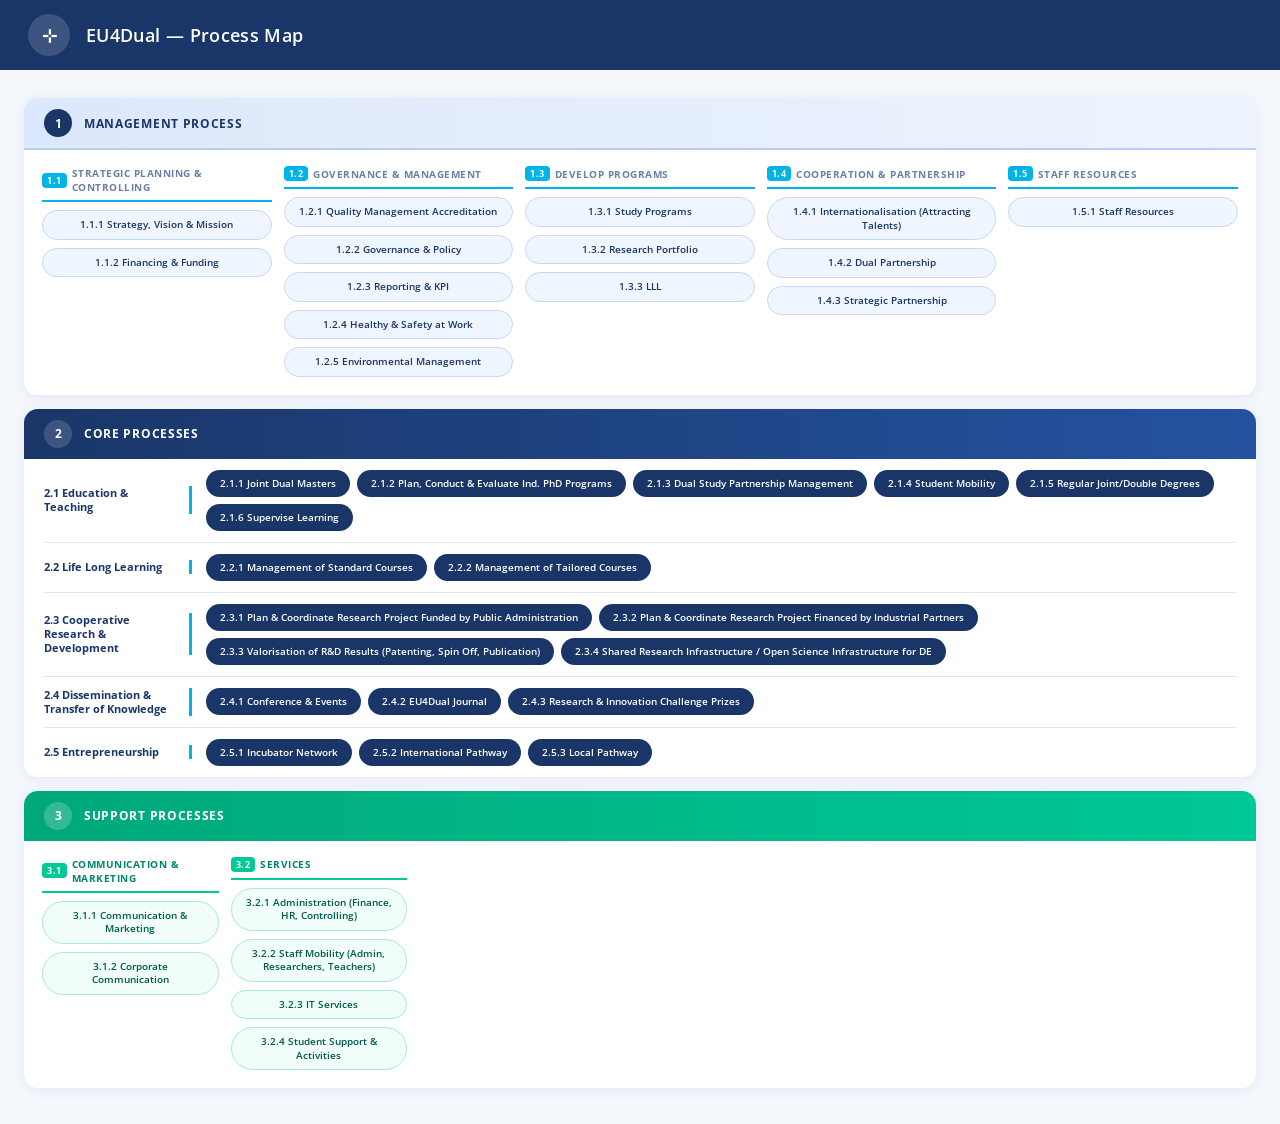
<file: index.html>
<!DOCTYPE html>
<html lang="en">
<head>
<meta charset="UTF-8">
<meta name="viewport" content="width=device-width, initial-scale=1.0">
<title>EU4Dual Process Map</title>
<link href="https://fonts.googleapis.com/css2?family=Open+Sans:wght@300;400;600;700&display=swap" rel="stylesheet">
<style>
  *, *::before, *::after { box-sizing: border-box; margin: 0; padding: 0; }

  :root {
    --navy:      #1a3668;
    --navy-mid:  #2452a0;
    --cyan:      #00b4e6;
    --cyan-lt:   #e0f6fd;
    --green:     #00c896;
    --green-lt:  #e0faf3;
    --bg:        #f4f7fc;
    --border:    #dde4ef;
    --text:      #1a2a45;
    --muted:     #6b7fa3;
  }

  body {
    font-family: 'Open Sans', sans-serif;
    background: var(--bg);
    color: var(--text);
    min-height: 100vh;
  }

  /* ── TOP HEADER BAR ── */
  .top-bar {
    background: var(--navy);
    padding: 14px 28px;
    display: flex;
    align-items: center;
    gap: 16px;
  }
  .top-bar .logo-mark {
    width: 42px; height: 42px;
    background: rgba(255,255,255,.15);
    border-radius: 50%;
    display: flex; align-items: center; justify-content: center;
    font-size: 18px; color: #fff; font-weight: 700;
  }
  .top-bar h1 {
    font-size: 18px; font-weight: 600;
    color: #fff; letter-spacing: .02em;
  }

  /* ── CONTENT WRAP ── */
  .wrap {
    padding: 28px 24px 36px;
    max-width: 1440px;
    margin: 0 auto;
    display: flex;
    flex-direction: column;
    gap: 14px;
  }

  /* ── SECTION BLOCK ── */
  .section-block {
    background: #fff;
    border-radius: 14px;
    box-shadow: 0 2px 14px rgba(26,54,104,.07);
    overflow: hidden;
  }

  /* Section title strip */
  .section-strip {
    display: flex;
    align-items: center;
    gap: 12px;
    padding: 11px 20px;
  }
  .strip-mgmt {
    background: linear-gradient(90deg, #dce8fb, #eef4fd);
    border-bottom: 2px solid #b8cef0;
  }
  .strip-core {
    background: linear-gradient(90deg, var(--navy), var(--navy-mid));
  }
  .strip-supp {
    background: linear-gradient(90deg, #00a87a, var(--green));
  }

  .strip-num {
    width: 28px; height: 28px;
    border-radius: 50%;
    display: flex; align-items: center; justify-content: center;
    font-size: 12px; font-weight: 700; flex-shrink: 0;
  }
  .strip-mgmt .strip-num  { background: var(--navy); color: #fff; }
  .strip-core .strip-num  { background: rgba(255,255,255,.15); color: #fff; }
  .strip-supp .strip-num  { background: rgba(255,255,255,.2); color: #fff; }

  .strip-title {
    font-size: 11.5px; font-weight: 700;
    letter-spacing: .06em; text-transform: uppercase;
  }
  .strip-mgmt .strip-title { color: var(--navy); }
  .strip-core .strip-title { color: #fff; }
  .strip-supp .strip-title { color: #fff; }

  /* ── MANAGEMENT BODY ── */
  .mgmt-body {
    padding: 16px 18px 18px;
    display: flex;
    gap: 12px;
  }

  .mgmt-col {
    flex: 1;
    display: flex;
    flex-direction: column;
    gap: 8px;
  }

  .mgmt-col-title {
    font-size: 10px; font-weight: 700;
    color: var(--muted); text-transform: uppercase;
    letter-spacing: .05em; padding-bottom: 6px;
    border-bottom: 2px solid var(--cyan);
    display: flex; align-items: center; gap: 5px;
  }
  .mgmt-col-title .col-num {
    background: var(--cyan); color: #fff;
    border-radius: 4px; padding: 1px 5px;
    font-size: 9px;
  }

  .mgmt-pill {
    display: block;
    background: #f0f6ff;
    border: 1.5px solid #c5d8f5;
    border-radius: 50px;
    padding: 7px 11px;
    font-size: 10px; font-weight: 600;
    color: var(--navy);
    text-decoration: none;
    text-align: center;
    line-height: 1.35;
    cursor: pointer;
    position: relative;
    transition: all .17s;
  }
  .mgmt-pill:hover {
    background: var(--cyan-lt);
    border-color: var(--cyan);
    box-shadow: 0 2px 10px rgba(0,180,230,.15);
    transform: translateY(-1px);
  }

  /* ── CORE BODY ── */
  .core-body {
    padding: 0 20px;
  }

  .core-row {
    display: flex;
    align-items: center;
    gap: 14px;
    padding: 11px 0;
    border-bottom: 1px solid var(--border);
  }
  .core-row:last-child { border-bottom: none; }

  .core-lbl {
    width: 148px; min-width: 148px;
    font-size: 10.5px; font-weight: 700;
    color: var(--navy); line-height: 1.35;
    padding-right: 10px;
    border-right: 3px solid var(--cyan);
  }

  .core-pills {
    display: flex; flex-wrap: wrap;
    gap: 7px; flex: 1;
    align-items: center;
  }

  .core-pill {
    display: inline-block;
    background: var(--navy);
    border-radius: 50px;
    padding: 7px 14px;
    font-size: 10px; font-weight: 600;
    color: #fff;
    text-decoration: none;
    text-align: center; line-height: 1.3;
    cursor: pointer; position: relative;
    transition: all .17s;
  }
  .core-pill:hover {
    background: var(--navy-mid);
    box-shadow: 0 3px 12px rgba(26,54,104,.25);
    transform: translateY(-1px);
  }

  /* ── SUPPORT BODY ── */
  .supp-body {
    padding: 16px 18px 18px;
    display: flex;
    gap: 12px;
  }

  .supp-col {
    flex: 1;
    display: flex;
    flex-direction: column;
    gap: 8px;
  }

  .supp-col-title {
    font-size: 10px; font-weight: 700;
    color: #00836a; text-transform: uppercase;
    letter-spacing: .05em; padding-bottom: 6px;
    border-bottom: 2px solid var(--green);
    display: flex; align-items: center; gap: 5px;
  }
  .supp-col-title .col-num {
    background: var(--green); color: #fff;
    border-radius: 4px; padding: 1px 5px;
    font-size: 9px;
  }

  .supp-pill {
    display: block;
    background: #f0fdf8;
    border: 1.5px solid #a8e8d8;
    border-radius: 50px;
    padding: 7px 11px;
    font-size: 10px; font-weight: 600;
    color: #005c49;
    text-decoration: none;
    text-align: center; line-height: 1.35;
    cursor: pointer; position: relative;
    transition: all .17s;
  }
  .supp-pill:hover {
    background: var(--green-lt);
    border-color: var(--green);
    box-shadow: 0 2px 10px rgba(0,200,150,.18);
    transform: translateY(-1px);
  }

  /* Spacer cols */
  .supp-spacer { flex: 1.5; }

  /* ── DOC COUNT DOT ── */
  .doc-dot {
    position: absolute;
    top: -6px; right: -5px;
    background: #e53e3e;
    color: #fff;
    font-size: 8px; font-weight: 700;
    border-radius: 50%;
    min-width: 15px; height: 15px;
    line-height: 15px; text-align: center;
    padding: 0 3px;
    box-shadow: 0 1px 4px rgba(0,0,0,.25);
    pointer-events: none;
  }

  /* ── MODAL ── */
  #linkModal {
    display: none; position: fixed; inset: 0;
    background: rgba(10,20,50,.45);
    backdrop-filter: blur(4px);
    z-index: 9999;
    align-items: center; justify-content: center;
    padding: 20px;
  }
  #linkModal.open { display: flex; }

  .modal-box {
    background: #fff; border-radius: 14px;
    padding: 26px 30px; max-width: 530px; width: 100%;
    box-shadow: 0 24px 60px rgba(26,54,104,.22);
    position: relative;
    animation: mUp .2s ease;
  }
  @keyframes mUp {
    from { opacity:0; transform:translateY(14px) scale(.97); }
    to   { opacity:1; transform:none; }
  }

  /* accent line top */
  .modal-box::before {
    content: '';
    position: absolute; top: 0; left: 0; right: 0; height: 4px;
    background: linear-gradient(90deg, var(--navy), var(--cyan));
    border-radius: 14px 14px 0 0;
  }

  .modal-close {
    position: absolute; top: 14px; right: 16px;
    background: none; border: none;
    font-size: 20px; color: #aaa; cursor: pointer;
    border-radius: 6px; padding: 2px 7px;
    transition: background .15s;
  }
  .modal-close:hover { background: #f0f4fb; color: #333; }

  #modalTitle {
    font-size: 15px; font-weight: 700;
    color: var(--navy); margin-bottom: 3px;
    padding-right: 26px;
  }
  .modal-key {
    font-size: 11px; color: var(--cyan);
    margin-bottom: 18px; font-family: monospace;
    font-weight: 600;
  }
  .modal-links { display: flex; flex-direction: column; gap: 9px; }

  .modal-doc-row {
    display: flex; align-items: center;
    justify-content: space-between; gap: 12px;
    padding: 11px 15px;
    border-radius: 9px;
    background: #f5f8ff;
    border: 1px solid #dde8fa;
    transition: border-color .15s;
  }
  .modal-doc-row:hover { border-color: var(--cyan); }
  .modal-doc-row span { font-size: 12.5px; color: #334; flex: 1; line-height: 1.4; }
  .modal-doc-row a {
    font-size: 11px; font-weight: 700;
    color: var(--navy); text-decoration: none;
    padding: 5px 13px; border-radius: 6px;
    border: 1.5px solid var(--navy);
    white-space: nowrap; flex-shrink: 0;
    transition: all .15s;
  }
  .modal-doc-row a:hover { background: var(--navy); color: #fff; }
  .modal-empty { text-align: center; padding: 22px; color: #bbb; font-size: 13px; }
</style>
</head>
<body>

<!-- ── HEADER ── -->
<div class="top-bar">
  <div class="logo-mark">⊹</div>
  <h1>EU4Dual — Process Map</h1>
</div>

<div class="wrap">

  <!-- ══════════════════════════════
       1. MANAGEMENT PROCESS
  ══════════════════════════════ -->
  <div class="section-block">
    <div class="section-strip strip-mgmt">
      <div class="strip-num">1</div>
      <span class="strip-title">Management Process</span>
    </div>
    <div class="mgmt-body">

      <div class="mgmt-col">
        <div class="mgmt-col-title"><span class="col-num">1.1</span>Strategic Planning &amp; Controlling</div>
        <a data-key="1.1.1" class="mgmt-pill documents-badge">1.1.1 Strategy, Vision &amp; Mission</a>
        <a data-key="1.1.2" class="mgmt-pill documents-badge">1.1.2 Financing &amp; Funding</a>
      </div>

      <div class="mgmt-col">
        <div class="mgmt-col-title"><span class="col-num">1.2</span>Governance &amp; Management</div>
        <a data-key="1.2.1" class="mgmt-pill documents-badge">1.2.1 Quality Management Accreditation</a>
        <a data-key="1.2.2" class="mgmt-pill documents-badge">1.2.2 Governance &amp; Policy</a>
        <a data-key="1.2.3" class="mgmt-pill documents-badge">1.2.3 Reporting &amp; KPI</a>
        <a data-key="1.2.4" class="mgmt-pill documents-badge">1.2.4 Healthy &amp; Safety at Work</a>
        <a data-key="1.2.5" class="mgmt-pill documents-badge">1.2.5 Environmental Management</a>
      </div>

      <div class="mgmt-col">
        <div class="mgmt-col-title"><span class="col-num">1.3</span>Develop Programs</div>
        <a data-key="1.3.1" class="mgmt-pill documents-badge">1.3.1 Study Programs</a>
        <a data-key="1.3.2" class="mgmt-pill documents-badge">1.3.2 Research Portfolio</a>
        <a data-key="1.3.3" class="mgmt-pill documents-badge">1.3.3 LLL</a>
      </div>

      <div class="mgmt-col">
        <div class="mgmt-col-title"><span class="col-num">1.4</span>Cooperation &amp; Partnership</div>
        <a data-key="1.4.1" class="mgmt-pill documents-badge">1.4.1 Internationalisation (Attracting Talents)</a>
        <a data-key="1.4.2" class="mgmt-pill documents-badge">1.4.2 Dual Partnership</a>
        <a data-key="1.4.3" class="mgmt-pill documents-badge">1.4.3 Strategic Partnership</a>
      </div>

      <div class="mgmt-col">
        <div class="mgmt-col-title"><span class="col-num">1.5</span>Staff Resources</div>
        <a data-key="1.5.1" class="mgmt-pill documents-badge">1.5.1 Staff Resources</a>
      </div>

    </div>
  </div>

  <!-- ══════════════════════════════
       2. CORE PROCESSES
  ══════════════════════════════ -->
  <div class="section-block">
    <div class="section-strip strip-core">
      <div class="strip-num">2</div>
      <span class="strip-title">Core Processes</span>
    </div>
    <div class="core-body">

      <div class="core-row">
        <div class="core-lbl">2.1 Education &amp; Teaching</div>
        <div class="core-pills">
          <a data-key="2.1.1" class="core-pill documents-badge">2.1.1 Joint Dual Masters</a>
          <a data-key="2.1.2" class="core-pill documents-badge">2.1.2 Plan, Conduct &amp; Evaluate Ind. PhD Programs</a>
          <a data-key="2.1.3" class="core-pill documents-badge">2.1.3 Dual Study Partnership Management</a>
          <a data-key="2.1.4" class="core-pill documents-badge">2.1.4 Student Mobility</a>
          <a data-key="2.1.5" class="core-pill documents-badge">2.1.5 Regular Joint/Double Degrees</a>
          <a data-key="2.1.6" class="core-pill documents-badge">2.1.6 Supervise Learning</a>
        </div>
      </div>

      <div class="core-row">
        <div class="core-lbl">2.2 Life Long Learning</div>
        <div class="core-pills">
          <a data-key="2.2.1" class="core-pill documents-badge">2.2.1 Management of Standard Courses</a>
          <a data-key="2.2.2" class="core-pill documents-badge">2.2.2 Management of Tailored Courses</a>
        </div>
      </div>

      <div class="core-row">
        <div class="core-lbl">2.3 Cooperative Research &amp; Development</div>
        <div class="core-pills">
          <a data-key="2.3.1" class="core-pill documents-badge">2.3.1 Plan &amp; Coordinate Research Project Funded by Public Administration</a>
          <a data-key="2.3.2" class="core-pill documents-badge">2.3.2 Plan &amp; Coordinate Research Project Financed by Industrial Partners</a>
          <a data-key="2.3.3" class="core-pill documents-badge">2.3.3 Valorisation of R&amp;D Results (Patenting, Spin Off, Publication)</a>
          <a data-key="2.3.4" class="core-pill documents-badge">2.3.4 Shared Research Infrastructure / Open Science Infrastructure for DE</a>
        </div>
      </div>

      <div class="core-row">
        <div class="core-lbl">2.4 Dissemination &amp; Transfer of Knowledge</div>
        <div class="core-pills">
          <a data-key="2.4.1" class="core-pill documents-badge">2.4.1 Conference &amp; Events</a>
          <a data-key="2.4.2" class="core-pill documents-badge">2.4.2 EU4Dual Journal</a>
          <a data-key="2.4.3" class="core-pill documents-badge">2.4.3 Research &amp; Innovation Challenge Prizes</a>
        </div>
      </div>

      <div class="core-row">
        <div class="core-lbl">2.5 Entrepreneurship</div>
        <div class="core-pills">
          <a data-key="2.5.1" class="core-pill documents-badge">2.5.1 Incubator Network</a>
          <a data-key="2.5.2" class="core-pill documents-badge">2.5.2 International Pathway</a>
          <a data-key="2.5.3" class="core-pill documents-badge">2.5.3 Local Pathway</a>
        </div>
      </div>

    </div>
  </div>

  <!-- ══════════════════════════════
       3. SUPPORT PROCESSES
  ══════════════════════════════ -->
  <div class="section-block">
    <div class="section-strip strip-supp">
      <div class="strip-num">3</div>
      <span class="strip-title">Support Processes</span>
    </div>
    <div class="supp-body">

      <div class="supp-col">
        <div class="supp-col-title"><span class="col-num">3.1</span>Communication &amp; Marketing</div>
        <a data-key="3.1.1" class="supp-pill documents-badge">3.1.1 Communication &amp; Marketing</a>
        <a data-key="3.1.2" class="supp-pill documents-badge">3.1.2 Corporate Communication</a>
      </div>

      <div class="supp-col">
        <div class="supp-col-title"><span class="col-num">3.2</span>Services</div>
        <a data-key="3.2.1" class="supp-pill documents-badge">3.2.1 Administration (Finance, HR, Controlling)</a>
        <a data-key="3.2.2" class="supp-pill documents-badge">3.2.2 Staff Mobility (Admin, Researchers, Teachers)</a>
        <a data-key="3.2.3" class="supp-pill documents-badge">3.2.3 IT Services</a>
        <a data-key="3.2.4" class="supp-pill documents-badge">3.2.4 Student Support &amp; Activities</a>
      </div>

      <div class="supp-spacer"></div>
      <div class="supp-spacer"></div>
      <div class="supp-spacer"></div>

    </div>
  </div>

</div><!-- /wrap -->

<!-- ── MODAL ── -->
<div id="linkModal">
  <div class="modal-box">
    <button class="modal-close" onclick="closeModal()">×</button>
    <h2 id="modalTitle"></h2>
    <div class="modal-key" id="modalKey"></div>
    <div id="modalLinks" class="modal-links"></div>
  </div>
</div>

<script>
  let documentData = [];

  async function loadDocumentConfig() {
    try {
      const res = await fetch('https://eu4dual-process-documents.s3.eu-central-1.amazonaws.com/config/documents-config.json');
      if (!res.ok) throw new Error();
      const cfg = await res.json();
      documentData = cfg.documents;
      updateCounts();
    } catch(e) {
      console.warn('Could not load document config:', e);
    }
  }

  function updateCounts() {
    const counts = {};
    documentData.forEach(d => { counts[d.sectionKey] = (counts[d.sectionKey] || 0) + 1; });
    document.querySelectorAll('[data-key]').forEach(el => {
      el.querySelector('.doc-dot')?.remove();
      const n = counts[el.getAttribute('data-key')] || 0;
      if (n > 0) {
        const dot = document.createElement('span');
        dot.className = 'doc-dot';
        dot.textContent = n;
        el.appendChild(dot);
      }
    });
  }

  function openModal(title, key) {
    document.getElementById('modalTitle').textContent = title;
    document.getElementById('modalKey').textContent = key;
    const wrap = document.getElementById('modalLinks');
    wrap.innerHTML = '';
    const docs = documentData.filter(d => d.sectionKey === key);
    if (docs.length) {
      docs.forEach(doc => {
        const row = document.createElement('div');
        row.className = 'modal-doc-row';
        row.innerHTML = `<span>${doc.fileName}</span><a href="${doc.fileLink}" target="_blank">Open ↗</a>`;
        wrap.appendChild(row);
      });
    } else {
      wrap.innerHTML = '<p class="modal-empty">No documents available for this item yet.</p>';
    }
    document.getElementById('linkModal').classList.add('open');
  }

  function closeModal() {
    document.getElementById('linkModal').classList.remove('open');
  }

  document.addEventListener('DOMContentLoaded', () => {
    loadDocumentConfig();
    document.body.addEventListener('click', e => {
      const el = e.target.closest('[data-key]');
      if (el) {
        e.preventDefault();
        const dot = el.querySelector('.doc-dot');
        const title = el.innerText.replace(dot ? dot.textContent : '', '').trim();
        openModal(title, el.getAttribute('data-key'));
      }
    });
    document.getElementById('linkModal').addEventListener('click', e => {
      if (e.target === document.getElementById('linkModal')) closeModal();
    });
    document.addEventListener('keydown', e => { if (e.key === 'Escape') closeModal(); });
  });
</script>
</body>
</html>
</file>
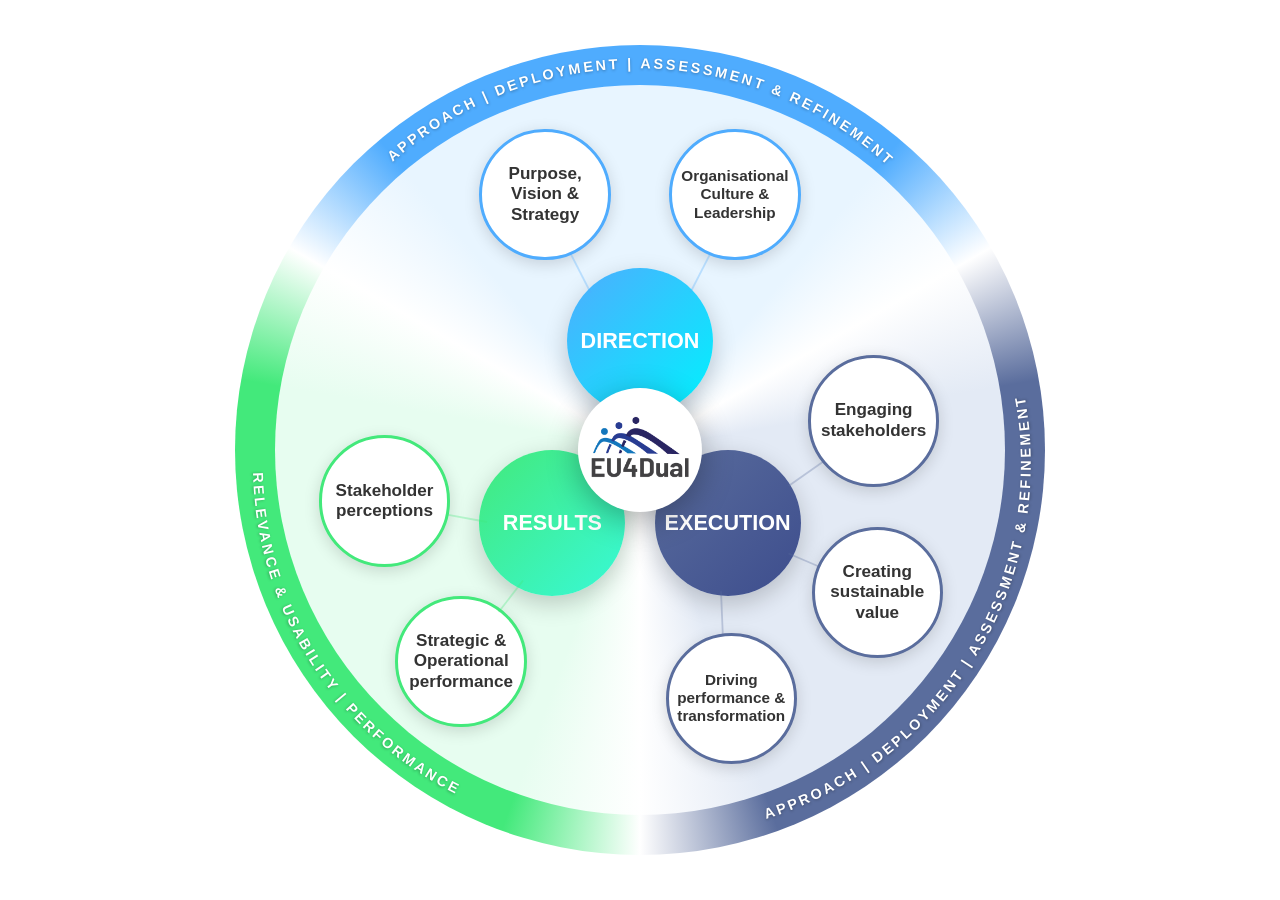
<file: policy-map.html>
<!DOCTYPE html>
<html lang="en">
<head>
    <meta charset="UTF-8">
    <meta name="viewport" content="width=device-width, initial-scale=1.0">
    <title>EU4DUAL Organizational Diagram</title>
    <style>
        * {
            margin: 0;
            padding: 0;
            box-sizing: border-box;
        }
        body {
            width: 100vw;
            height: 100vh;
            display: flex;
            justify-content: center;
            align-items: center;
            font-family: 'Segoe UI', Tahoma, Geneva, Verdana, sans-serif;
            overflow: hidden;
        }
        .main-container {
            position: relative;
            width: 90vmin;
            height: 90vmin;
            max-width: 900px;
            max-height: 900px;
        }
        .outer-circle {
            position: absolute;
            width: 100%;
            height: 100%;
            border-radius: 50%;
            background: conic-gradient(
                #4facfe 0deg,
                #4facfe 40deg,
                white 60deg,
                white 60deg,
                #5a6d9d 80deg,
                #5a6d9d 160deg,
                white 180deg,
                white 180deg,
                #43e97b 200deg,
                #43e97b 280deg,
                white 300deg,
                white 300deg,
                #4facfe 320deg,
                #4facfe 360deg
            );
            padding: 40px;
            z-index: 0;
            overflow: hidden;
        }
        .inner-background {
            width: 100%;
            height: 100%;
            border-radius: 50%;
            background: conic-gradient(
                #e8f5ff 0deg,
                #e8f5ff 40deg,
                white 60deg,
                #e3eaf5 80deg,
                #e3eaf5 160deg,
                white 180deg,
                #e7fdf0 200deg,
                #e7fdf0 280deg,
                white 300deg,
                #e8f5ff 320deg,
                #e8f5ff 360deg
            );
            position: relative;
            z-index: 1;
            overflow: hidden;
        }
        .center-circle {
            position: absolute;
            width: 17%;
            height: 17%;
            top: 50%;
            left: 50%;
            transform: translate(-50%, -50%);
            background: white;
            border-radius: 50%;
            display: flex;
            justify-content: center;
            align-items: center;
            z-index: 10;
            box-shadow: 0 8px 32px rgba(0,0,0,0.3);
            transition: transform 0.3s ease, box-shadow 0.3s ease;
            cursor: pointer;
            overflow: hidden;
        }
        .center-circle img {
            width: 80%;
            height: 80%;
            object-fit: contain;
            display: block;
        }
        .main-circle {
            position: absolute;
            width: 20%;
            height: 20%;
            border-radius: 50%;
            display: flex;
            justify-content: center;
            align-items: center;
            color: white;
            font-weight: 900;
            font-size: 2.4vmin;
            text-align: center;
            z-index: 5;
            box-shadow: 0 8px 24px rgba(0,0,0,0.2);
            transition: transform 0.3s ease, box-shadow 0.3s ease;
            cursor: pointer;
        }
        .main-circle:hover {
            transform: translateX(-50%) scale(1.05);
            box-shadow: 0 12px 32px rgba(0,0,0,0.3);
        }
        .direction {
            background: linear-gradient(135deg, #4facfe 0%, #00f2fe 100%);
            top: 25%;
            left: 50%;
            transform: translateX(-50%);
        }
        .results {
            background: linear-gradient(135deg, #43e97b 0%, #38f9d7 100%);
            bottom: 30%;
            left: 38%;
            transform: translateX(-50%);
        }
        .execution {
            background: linear-gradient(135deg, #5a6d9d 0%, #3d4d8d 100%);
            bottom: 30%;
            right: 18%;
            transform: translateX(-50%);
        }
        .medium-circle {
            position: absolute;
            width: 18%;
            height: 18%;
            border-radius: 50%;
            background: white;
            display: flex;
            justify-content: center;
            align-items: center;
            color: #333;
            font-size: 1.9vmin;
            font-weight: 600;
            text-align: center;
            padding: 5px;
            z-index: 8;
            box-shadow: 0 4px 16px rgba(0,0,0,0.15);
            line-height: 1.2;
            transition: transform 0.3s ease, box-shadow 0.3s ease;
            cursor: pointer;
        }
        .medium-circle:hover {
            transform: scale(1.1);
            box-shadow: 0 6px 20px rgba(0,0,0,0.25);
            border-width: 5px;
        }
        .small-circle {
            position: absolute;
            width: 12%;
            height: 12%;
            border-radius: 50%;
            background: white;
            display: none;
            justify-content: center;
            align-items: center;
            font-size: 1.4vmin;
            font-weight: 600;
            text-align: center;
            padding: 5px;
            z-index: 9;
            box-shadow: 0 4px 16px rgba(0,0,0,0.2);
            line-height: 1.1;
            transition: all 0.3s ease;
            cursor: pointer;
            opacity: 0;
            border: 3px solid;
        }
        .small-circle.visible {
            display: flex;
            animation: popIn 0.3s ease forwards;
        }
        .small-circle:hover {
            transform: scale(1.15);
            box-shadow: 0 6px 24px rgba(0,0,0,0.3);
            color: white !important;
        }
        /* HIGHLIGHTED EU4Dual Document circles */
        .small-circle.highlighted {
            background: linear-gradient(135deg, #fff9e6 0%, #fff3cc 100%);
            border-color: #f5a623 !important;
            color: #d4850f !important;
            box-shadow: 0 4px 20px rgba(245, 166, 35, 0.4);
        }
        .small-circle.highlighted:hover {
            background: linear-gradient(135deg, #f5a623 0%, #e8940f 100%);
            color: white !important;
        }
        /* Direction small circles - Blue theme (non-highlighted) */
        .small-circle[data-parent="1.1.1"]:not(.highlighted),
        .small-circle[data-parent="1.2.1"]:not(.highlighted) {
            background: linear-gradient(135deg, #e8f5ff 0%, #cce7ff 100%);
            border-color: #4facfe !important;
            color: #2d8ada !important;
            box-shadow: 0 4px 20px rgba(79, 172, 254, 0.3);
        }
        .small-circle[data-parent="1.1.1"]:not(.highlighted):hover,
        .small-circle[data-parent="1.2.1"]:not(.highlighted):hover {
            background: linear-gradient(135deg, #4facfe 0%, #00f2fe 100%);
            color: white !important;
        }
        /* Results small circles - Emerald/Deep green shade */
        .small-circle[data-parent="2.1"],
        .small-circle[data-parent="2.2.1"] {
            background: linear-gradient(135deg, #ecfdf5 0%, #a7f3d0 100%);
            border-color: #10b981 !important;
            color: #047857 !important;
            box-shadow: 0 4px 20px rgba(16, 185, 129, 0.35);
        }
        .small-circle[data-parent="2.1"]:hover,
        .small-circle[data-parent="2.2.1"]:hover {
            background: linear-gradient(135deg, #34d399 0%, #10b981 100%);
            color: white !important;
        }
        /* Execution small circles - Bright royal blue shade */
        .small-circle[data-parent="3.1"],
        .small-circle[data-parent="3.2"],
        .small-circle[data-parent="3.3"] {
            background: linear-gradient(135deg, #eff6ff 0%, #bfdbfe 100%);
            border-color: #3b82f6 !important;
            color: #1d4ed8 !important;
            box-shadow: 0 4px 20px rgba(59, 130, 246, 0.35);
        }
        .small-circle[data-parent="3.1"]:hover,
        .small-circle[data-parent="3.2"]:hover,
        .small-circle[data-parent="3.3"]:hover {
            background: linear-gradient(135deg, #60a5fa 0%, #3b82f6 100%);
            color: white !important;
        }
        @keyframes popIn {
            from {
                opacity: 0;
                transform: scale(0.5);
            }
            to {
                opacity: 1;
                transform: scale(1);
            }
        }
        .dir-2 {top: 6%; left: 28%; border: 3px solid #4facfe; }
        .dir-4 { font-size: 1.7vmin; top: 6%; right: 28%; border: 3px solid #4facfe; }
        .res-1 {  width: 18%; height: 18%; bottom: 34%; left: 6%; border: 3px solid #43e97b; }
        .res-3 {  width: 18%; height: 18%; bottom: 12%; left: 16.5%; border: 3px solid #43e97b; }
        .exe-1 {  width: 18%; height: 18%; bottom: 45%; right: 9%; border: 3px solid #5a6d9d; }
        .exe-2 {  width: 18%; height: 18%; bottom: 21.5%; right: 8.5%; border: 3px solid #5a6d9d; }
        .exe-3 { font-size: 1.7vmin; width: 18%; height: 18%; bottom: 7%; right: 28.5%; border: 3px solid #5a6d9d; }

        /* Small circle positions - PURPOSE, VISION & STRATEGY (1.1.1) */
        .pvs-small-1 { top: 0.5%; left: 40.5%; }
        .pvs-small-2 { top: 10%; left: 18%; }
        .pvs-small-3 { top: 22%; left: 28%; }

        /* Small circle positions - DIRECTION (Organisational Culture & Leadership 1.2.1) */
        .dir-small-1 { top: 10%; right: 18%; }
        .dir-small-2 { top: 22%; right: 28%; }
        .dir-small-3 { top: 0.5%; right: 40.5%; }

        /* Small circle positions - RESULTS (Stakeholder perceptions 2.1) */
        .res-small-1 { bottom: 27%; left: 9%; }

        /* Small circle positions - RESULTS (Strategic & Operational performance 2.2.1) */
        .res-small-2 { bottom: 21%; left: 8%; }
        .res-small-3 { bottom: 7%; left: 30%; }

        /* Small circle positions - EXECUTION (Engaging stakeholders 3.1) */
        .exe-small-1 { bottom: 52%; right: 25%; }
        .exe-small-2 { bottom: 42%; right: 0.5%; }

        /* Small circle positions - EXECUTION (Creating sustainable value 3.2) */
        .exe-small-3 { bottom: 33%; right: 1.5%; }
        .exe-small-4 { bottom: 12%; right: 14%; }

        /* Small circle positions - EXECUTION (Driving performance & transformation 3.3) */
        .exe-small-5 { bottom: 10%; right: 18%; }
        .exe-small-6 { bottom: 1.5%; right: 41%; }
        .exe-small-7 { bottom: 19.5%; right: 40.5%; }
        .modal {
            display: none;
            position: fixed;
            z-index: 1000;
            left: 0;
            top: 0;
            width: 100%;
            height: 100%;
            background-color: rgba(0, 0, 0, 0.6);
            backdrop-filter: blur(5px);
        }
        .modal.active {
            display: flex;
            justify-content: center;
            align-items: center;
            animation: fadeIn 0.3s ease;
        }
        .modal-content {
            background: white;
            padding: 40px;
            border-radius: 20px;
            max-width: 600px;
            width: 90%;
            max-height: 80vh;
            overflow-y: auto;
            box-shadow: 0 20px 60px rgba(0, 0, 0, 0.3);
            position: relative;
            animation: slideUp 0.3s ease;
        }
        .modal-header {
            font-size: 2.5rem;
            font-weight: 900;
            margin-bottom: 20px;
            color: #333;
        }
        .modal-body {
            font-size: 1.1rem;
            line-height: 1.8;
            color: #555;
            margin-bottom: 20px;
        }
        .modal-link {
            display: inline-block;
            padding: 12px 24px;
            background: linear-gradient(135deg, #667eea 0%, #764ba2 100%);
            color: white;
            text-decoration: none;
            border-radius: 8px;
            font-weight: 700;
            transition: transform 0.3s ease, box-shadow 0.3s ease;
            box-shadow: 0 4px 15px rgba(0, 0, 0, 0.2);
            margin-top: 10px;
        }
        .modal-link:hover {
            transform: translateY(-2px);
            box-shadow: 0 6px 20px rgba(0, 0, 0, 0.3);
        }
        .document-item {
            margin-bottom: 15px;
            padding: 15px;
            background: #f8f9fa;
            border-radius: 8px;
            border-left: 4px solid #667eea;
        }
        .document-name {
            font-size: 1.1rem;
            font-weight: 700;
            color: #333;
            margin-bottom: 8px;
        }
        .document-link {
            display: inline-block;
            padding: 8px 16px;
            background: linear-gradient(135deg, #667eea 0%, #764ba2 100%);
            color: white;
            text-decoration: none;
            border-radius: 6px;
            font-weight: 600;
            font-size: 0.9rem;
            transition: transform 0.3s ease, box-shadow 0.3s ease;
        }
        .document-link:hover {
            transform: translateY(-2px);
            box-shadow: 0 4px 12px rgba(0, 0, 0, 0.2);
        }
        .modal-close {
            position: absolute;
            top: 15px;
            right: 20px;
            font-size: 2rem;
            font-weight: bold;
            color: #999;
            cursor: pointer;
            background: none;
            border: none;
            transition: color 0.3s ease;
        }
        .modal-close:hover {
            color: #333;
        }
        @keyframes fadeIn {
            from { opacity: 0; }
            to { opacity: 1; }
        }
        @keyframes slideUp {
            from {
                transform: translateY(50px);
                opacity: 0;
            }
            to {
                transform: translateY(0);
                opacity: 1;
            }
        }
    </style>
</head>
<body>
    <div class="main-container">
        <div class="outer-circle">
            <div class="inner-background">
                <div class="center-circle">
                    <img src="./eu4dual_logo.png" alt="EU4DUAL Logo" onerror="console.error('Failed to load logo:', this.src); this.style.display='none';">
                </div>
                <div class="main-circle direction" data-section-key="1">DIRECTION</div>
                <div class="main-circle results" data-section-key="2">RESULTS</div>
                <div class="main-circle execution" data-section-key="3">EXECUTION</div>
              
                <div class="medium-circle dir-2" data-section-key="1.1.1" data-has-children="true">Purpose, Vision & Strategy</div>
                <div class="medium-circle dir-4" data-section-key="1.2.1" data-has-children="true">Organisational Culture & Leadership</div>
              
                <div class="medium-circle res-1" data-section-key="2.1" data-has-children="true">Stakeholder perceptions</div>
                <div class="medium-circle res-3" data-section-key="2.2.1" data-has-children="true">Strategic & Operational performance</div>
              
                <div class="medium-circle exe-1" data-section-key="3.1" data-has-children="true">Engaging stakeholders</div>
                <div class="medium-circle exe-2" data-section-key="3.2" data-has-children="true">Creating sustainable value</div>
                <div class="medium-circle exe-3" data-section-key="3.3" data-has-children="true">Driving performance & transformation </div>

                <!-- Third level circles for Purpose, Vision & Strategy (1.1.1) - HIGHLIGHTED -->
                <div class="small-circle pvs-small-1 highlighted" data-parent="1.1.1" data-section-key="1.1.1.1">Purpose</div>
                <div class="small-circle pvs-small-2 highlighted" data-parent="1.1.1" data-section-key="1.1.1.2">Vision</div>
                <div class="small-circle pvs-small-3 highlighted" data-parent="1.1.1" data-section-key="1.1.1.3">Strategy</div>

                <!-- Third level circles for Organisational Culture & Leadership (1.2.1) - HIGHLIGHTED -->
                <div class="small-circle dir-small-1 highlighted" data-parent="1.2.1" data-section-key="1.2.1.1">Quality Culture</div>
                <div class="small-circle dir-small-2 highlighted" data-parent="1.2.1" data-section-key="1.2.1.2">Policies</div>
                <div class="small-circle dir-small-3 highlighted" data-parent="1.2.1" data-section-key="1.2.1.3">Governance</div>

                <!-- Third level circles for Stakeholder perceptions (2.1) -->
                <div class="small-circle res-small-1" data-parent="2.1" data-section-key="2.1.1">Products</div>

                <!-- Third level circles for Strategic & Operational performance (2.2.1) -->
                <div class="small-circle res-small-2" data-parent="2.2.1" data-section-key="2.2.1.1">Deliverables</div>
                <div class="small-circle res-small-3" data-parent="2.2.1" data-section-key="2.2.1.2">Milestones</div>

                <!-- Third level circles for Engaging stakeholders (3.1) -->
                <div class="small-circle exe-small-1" data-parent="3.1" data-section-key="3.1.1">RADAR</div>
                <div class="small-circle exe-small-2" data-parent="3.1" data-section-key="3.1.2">Feedback-Loops</div>

                <!-- Third level circles for Creating sustainable value (3.2) -->
                <div class="small-circle exe-small-3" data-parent="3.2" data-section-key="3.2.1">Impact Reports</div>
                <div class="small-circle exe-small-4" data-parent="3.2" data-section-key="3.2.2">Best Practices</div>

                <!-- Third level circles for Driving performance & transformation (3.3) -->
                <div class="small-circle exe-small-5" data-parent="3.3" data-section-key="3.3.1">Process landscape</div>
                <div class="small-circle exe-small-6" data-parent="3.3" data-section-key="3.3.2">KPIs</div>
                <div class="small-circle exe-small-7" data-parent="3.3" data-section-key="3.3.3">Risk management</div>
            </div>
        </div>
        <svg viewBox="0 0 900 900" style="position: absolute; width: 100%; height: 100%; top: 0; left: 0; pointer-events: none; z-index: 15;">
            <defs>
                <path id="leftPath" d="M 20,475 A 410,410 0 0,0 500,870" fill="none"/>
                <path id="topPath" d="M 175,130 A 410,410 0 0,1 760,170" fill="none"/>
                <path id="rightPath" d="M 590,860 A 425,415 0 0,0 710,130" fill="none"/>
            </defs>
            <text fill="white" font-size="16" font-weight="bold" letter-spacing="3" style="text-shadow: 0 1px 3px rgba(0,0,0,0.3);">
                <textPath href="#leftPath" startOffset="0%">
                    RELEVANCE & USABILITY | PERFORMANCE
                </textPath>
            </text>
            <text fill="white" font-size="16" font-weight="bold" letter-spacing="3" style="text-shadow: 0 1px 3px rgba(0,0,0,0.3);">
                <textPath href="#topPath" startOffset="0%">
                    APPROACH | DEPLOYMENT | ASSESSMENT & REFINEMENT
                </textPath>
            </text>
            <text fill="white" font-size="16" font-weight="bold" letter-spacing="3" style="text-shadow: 0 1px 3px rgba(0,0,0,0.3);">
                <textPath href="#rightPath" startOffset="0%">
                    APPROACH | DEPLOYMENT | ASSESSMENT & REFINEMENT
                </textPath>
            </text>
        </svg>
        <svg viewBox="0 0 900 900" style="position: absolute; width: 100%; height: 100%; top: 0; left: 0; pointer-events: none; z-index: 1;">
            
            <line x1="395" y1="275" x2="373" y2="232" stroke="#4facfe" stroke-width="2" opacity="0.3"/>
            <line x1="506" y1="275" x2="528" y2="232" stroke="#4facfe" stroke-width="2" opacity="0.3"/>
            
            <line x1="280" y1="530" x2="237" y2="522" stroke="#43e97b" stroke-width="2" opacity="0.3"/>
            <line x1="320" y1="595" x2="293" y2="630" stroke="#43e97b" stroke-width="2" opacity="0.3"/>

            <line x1="615" y1="490" x2="655" y2="462" stroke="#5a6d9d" stroke-width="2" opacity="0.3"/>
            <line x1="615" y1="565" x2="650" y2="580" stroke="#5a6d9d" stroke-width="2" opacity="0.3"/>
            <line x1="540" y1="607" x2="542" y2="655" stroke="#5a6d9d" stroke-width="2" opacity="0.3"/>
        </svg>
    </div>
    <div id="modal" class="modal">
        <div class="modal-content">
            <button class="modal-close" onclick="closeModal()">&times;</button>
            <div class="modal-header" id="modal-title"></div>
            <div class="modal-body" id="modal-body"></div>
            <div id="modal-documents"></div>
        </div>
    </div>
    <script>
        // Global variable to store document data
        let documentData = [];

        const modalData = {
            '1': {
                title: 'DIRECTION',
                body: 'Strategic direction and organizational guidance.'
            },
            '1.1': {
                title: 'Purpose',
                body: 'The fundamental reason for the organization\'s existence.'
            },
            '1.1.1': {
                title: 'Purpose, Vision & Strategy',
                body: 'The fundamental pillars that guide our organization\'s direction and aspirations.'
            },
            '1.1.1.1': {
                title: 'Purpose',
                body: 'The fundamental reason for the organization\'s existence and the impact it seeks to create.'
            },
            '1.1.1.2': {
                title: 'Vision',
                body: 'The aspirational future state that the organization strives to achieve.'
            },
            '1.1.1.3': {
                title: 'Strategy',
                body: 'The roadmap and key initiatives designed to achieve organizational objectives.'
            },
            '1.2.1': {
                title: 'Organisational Culture & Leadership',
                body: 'The values, beliefs, leadership approaches, and governance that shape our organization.'
            },
            '1.1.2': {
                title: 'Quality Culture',
                body: 'The values, beliefs, and behaviors that shape our organization.'
            },
            '1.2.2': {
                title: 'Policies',
                body: 'The guidelines and rules that govern our operations.'
            },
            '2': {
                title: 'RESULTS',
                body: 'Outcomes, deliverables, and project achievements.'
            },
            '2.1': {
                title: 'Stakeholder perceptions',
                body: 'How stakeholders view and evaluate our work and outputs.'
            },
            '2.1.1': {
                title: 'Products',
                body: 'Final products and services delivered to stakeholders.'
            },
            '2.2.1': {
                title: 'Strategic & Operational performance',
                body: 'Measuring success against strategic and operational goals.'
            },
            '2.2.1.1': {
                title: 'Deliverables',
                body: 'Tangible outputs and results from project activities.'
            },
            '2.2.1.2': {
                title: 'Milestones',
                body: 'Key achievements and progress markers in project timelines.'
            },
            '3': {
                title: 'EXECUTION',
                body: 'Implementation, processes, and performance metrics.'
            },
            '3.1': {
                title: 'Engaging stakeholders',
                body: 'Building and maintaining effective stakeholder relationships.'
            },
            '3.2': {
                title: 'Creating sustainable value',
                body: 'Generating long-term value for all stakeholders.'
            },
            '3.3': {
                title: 'Driving performance & transformation',
                body: 'Continuous improvement and organizational change initiatives.'
            },
            // Third level - DIRECTION
            '1.2.1.1': {
                title: 'Quality Culture',
                body: 'The values, beliefs, and behaviors that shape our organization and drive quality excellence.'
            },
            '1.2.1.2': {
                title: 'Policies',
                body: 'The guidelines, rules, and standards that govern our operations and decision-making.'
            },
            '1.2.1.3': {
                title: 'Governance',
                body: 'The framework of rules, practices, and processes for organizational direction and control.'
            },
            // Third level - EXECUTION
            '3.1.1': {
                title: 'RADAR',
                body: 'Results, Approach, Deployment, Assessment, and Refinement methodology.'
            },
            '3.1.2': {
                title: 'Feedback-Loops',
                body: 'Continuous feedback mechanisms for stakeholder engagement.'
            },
            '3.2.1': {
                title: 'Impact Reports',
                body: 'Comprehensive reports measuring the impact and value creation.'
            },
            '3.2.2': {
                title: 'Best Practices',
                body: 'Proven methods and approaches that drive sustainable value.'
            },
            '3.3.1': {
                title: 'Process Landscape',
                body: 'The comprehensive view of all organizational processes and workflows.'
            },
            '3.3.2': {
                title: 'KPIs',
                body: 'Key Performance Indicators that measure organizational success.'
            },
            '3.3.3': {
                title: 'Risk Management',
                body: 'Identifying, assessing, and mitigating organizational risks.'
            }
        };

        let activeParent = null;

        // Load the document configuration from a JSON file
        async function loadDocumentConfig() {
            try {
                const response = await fetch('policy-map-config.json');
                if (!response.ok) {
                    throw new Error(`HTTP error! status: ${response.status}`);
                }
                const config = await response.json();
                documentData = config.documents;

                console.log('Loaded policy map documents:', documentData);
            } catch (error) {
                console.error('Error loading document config:', error);
            }
        }

        // Main and medium circles click handlers
        document.querySelectorAll('.main-circle, .medium-circle').forEach(circle => {
            circle.addEventListener('click', function(e) {
                e.stopPropagation();
                const sectionKey = this.getAttribute('data-section-key');
                const hasChildren = this.getAttribute('data-has-children') === 'true';

                if (hasChildren) {
                    showThirdLevelCircles(this, sectionKey);
                } else if (sectionKey) {
                    openModal(sectionKey);
                }
            });
        });

        // Small circles click handlers
        document.querySelectorAll('.small-circle').forEach(circle => {
            circle.addEventListener('click', function(e) {
                e.stopPropagation();
                const sectionKey = this.getAttribute('data-section-key');

                if (sectionKey) {
                    openModal(sectionKey);
                }
            });
        });

        function showThirdLevelCircles(parentElement, parentKey) {
            document.querySelectorAll('.small-circle').forEach(sc => {
                sc.classList.remove('visible');
            });

            if (activeParent === parentKey) {
                activeParent = null;
                return;
            }

            activeParent = parentKey;

            const children = document.querySelectorAll(`.small-circle[data-parent="${parentKey}"]`);
            if (children.length === 0) return;

            children.forEach((child, index) => {
                setTimeout(() => {
                    child.classList.add('visible');
                }, index * 100);
            });
        }

        document.addEventListener('click', function(e) {
            if (e.target.closest('.modal') || e.target.closest('.modal-content')) {
                return;
            }

            document.querySelectorAll('.small-circle').forEach(sc => {
                sc.classList.remove('visible');
            });
            activeParent = null;
        });
        
        function openModal(sectionKey) {
            const title = modalData[sectionKey]?.title || 'Section ' + sectionKey;
            const description = modalData[sectionKey]?.body || '';

            document.getElementById('modal-title').textContent = title;
            document.getElementById('modal-body').textContent = description;

            const documentsContainer = document.getElementById('modal-documents');
            documentsContainer.innerHTML = '';

            const sectionDocuments = documentData.filter(doc => doc.sectionKey === sectionKey);

            if (sectionDocuments && sectionDocuments.length > 0) {
                sectionDocuments.forEach((doc, index) => {
                    const documentItem = document.createElement('div');
                    documentItem.classList.add('document-item');
                    documentItem.innerHTML = `
                        <div class="document-name">${doc.fileName}</div>
                        <a href="${doc.fileLink}" target="_blank" class="document-link">Open Document</a>
                    `;
                    documentsContainer.appendChild(documentItem);
                });
            }

            document.getElementById('modal').classList.add('active');
        }
        
        function closeModal() {
            document.getElementById('modal').classList.remove('active');
        }
        
        document.getElementById('modal').addEventListener('click', function(e) {
            e.stopPropagation();
            if (e.target === this) {
                closeModal();
            }
        });
        
        document.addEventListener('keydown', function(e) {
            if (e.key === 'Escape') {
                closeModal();
            }
        });

        document.addEventListener('DOMContentLoaded', () => {
            loadDocumentConfig();
        });
    </script>
</body>
</html>
</file>
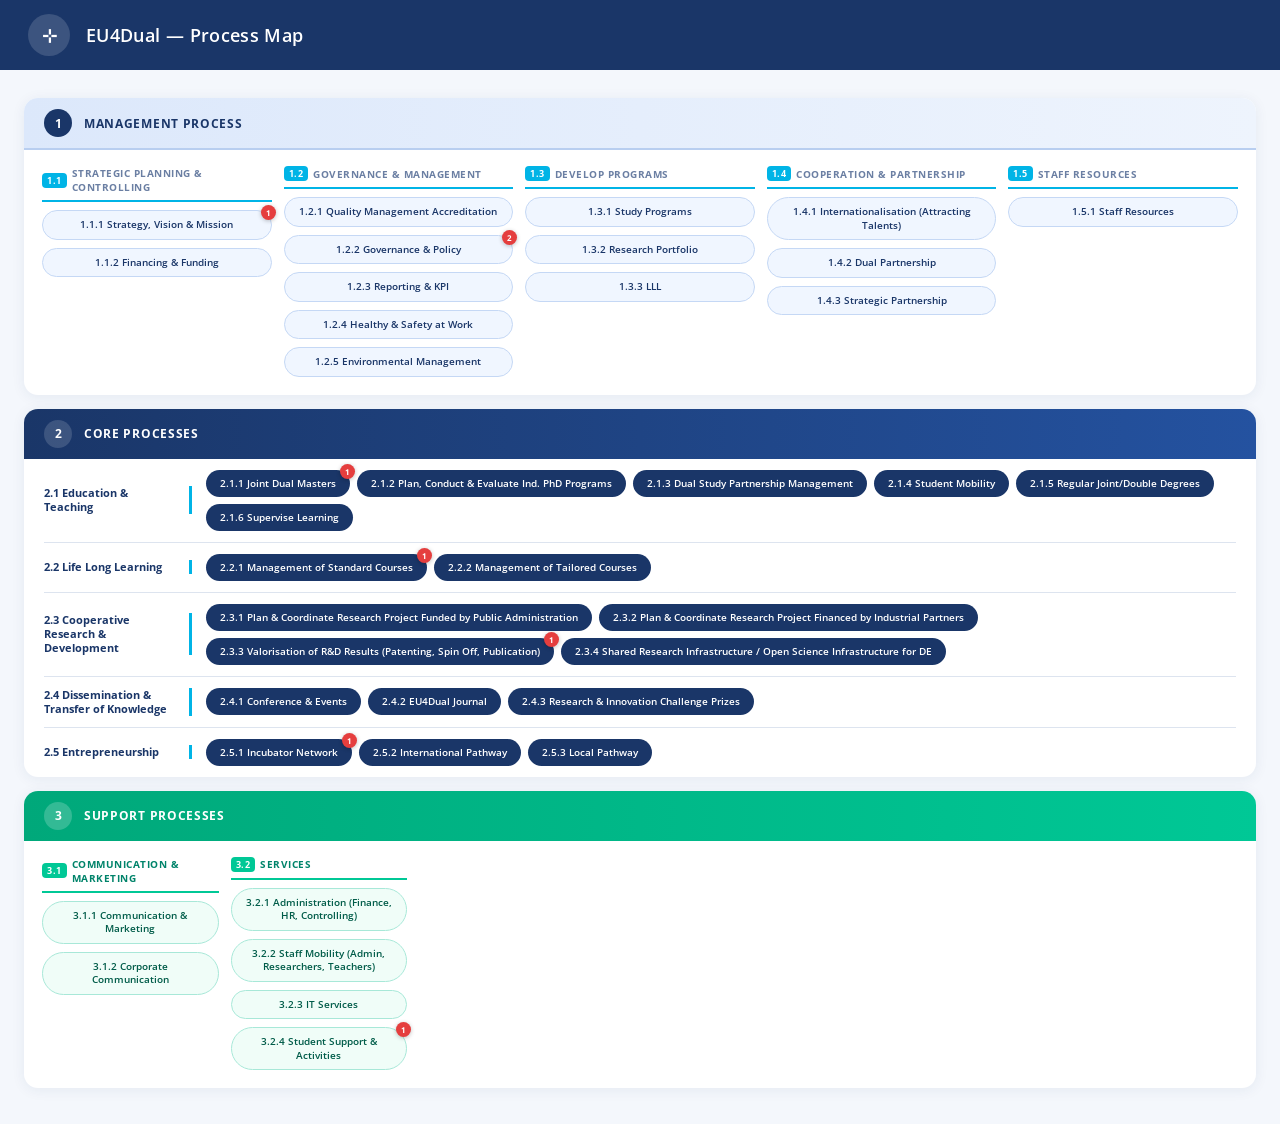
<file: process-map.html>
<!DOCTYPE html>
<html lang="en">
<head>
<meta charset="UTF-8">
<meta name="viewport" content="width=device-width, initial-scale=1.0">
<title>EU4Dual Process Map</title>
<link href="https://fonts.googleapis.com/css2?family=Open+Sans:wght@300;400;600;700&display=swap" rel="stylesheet">
<style>
  *, *::before, *::after { box-sizing: border-box; margin: 0; padding: 0; }

  :root {
    --navy:      #1a3668;
    --navy-mid:  #2452a0;
    --cyan:      #00b4e6;
    --cyan-lt:   #e0f6fd;
    --green:     #00c896;
    --green-lt:  #e0faf3;
    --bg:        #f4f7fc;
    --border:    #dde4ef;
    --text:      #1a2a45;
    --muted:     #6b7fa3;
  }

  body {
    font-family: 'Open Sans', sans-serif;
    background: var(--bg);
    color: var(--text);
    min-height: 100vh;
  }

  /* ── TOP HEADER BAR ── */
  .top-bar {
    background: var(--navy);
    padding: 14px 28px;
    display: flex;
    align-items: center;
    gap: 16px;
  }
  .top-bar .logo-mark {
    width: 42px; height: 42px;
    background: rgba(255,255,255,.15);
    border-radius: 50%;
    display: flex; align-items: center; justify-content: center;
    font-size: 18px; color: #fff; font-weight: 700;
  }
  .top-bar h1 {
    font-size: 18px; font-weight: 600;
    color: #fff; letter-spacing: .02em;
  }

  /* ── CONTENT WRAP ── */
  .wrap {
    padding: 28px 24px 36px;
    max-width: 1440px;
    margin: 0 auto;
    display: flex;
    flex-direction: column;
    gap: 14px;
  }

  /* ── SECTION BLOCK ── */
  .section-block {
    background: #fff;
    border-radius: 14px;
    box-shadow: 0 2px 14px rgba(26,54,104,.07);
    overflow: hidden;
  }

  /* Section title strip */
  .section-strip {
    display: flex;
    align-items: center;
    gap: 12px;
    padding: 11px 20px;
  }
  .strip-mgmt {
    background: linear-gradient(90deg, #dce8fb, #eef4fd);
    border-bottom: 2px solid #b8cef0;
  }
  .strip-core {
    background: linear-gradient(90deg, var(--navy), var(--navy-mid));
  }
  .strip-supp {
    background: linear-gradient(90deg, #00a87a, var(--green));
  }

  .strip-num {
    width: 28px; height: 28px;
    border-radius: 50%;
    display: flex; align-items: center; justify-content: center;
    font-size: 12px; font-weight: 700; flex-shrink: 0;
  }
  .strip-mgmt .strip-num  { background: var(--navy); color: #fff; }
  .strip-core .strip-num  { background: rgba(255,255,255,.15); color: #fff; }
  .strip-supp .strip-num  { background: rgba(255,255,255,.2); color: #fff; }

  .strip-title {
    font-size: 11.5px; font-weight: 700;
    letter-spacing: .06em; text-transform: uppercase;
  }
  .strip-mgmt .strip-title { color: var(--navy); }
  .strip-core .strip-title { color: #fff; }
  .strip-supp .strip-title { color: #fff; }

  /* ── MANAGEMENT BODY ── */
  .mgmt-body {
    padding: 16px 18px 18px;
    display: flex;
    gap: 12px;
  }

  .mgmt-col {
    flex: 1;
    display: flex;
    flex-direction: column;
    gap: 8px;
  }

  .mgmt-col-title {
    font-size: 10px; font-weight: 700;
    color: var(--muted); text-transform: uppercase;
    letter-spacing: .05em; padding-bottom: 6px;
    border-bottom: 2px solid var(--cyan);
    display: flex; align-items: center; gap: 5px;
  }
  .mgmt-col-title .col-num {
    background: var(--cyan); color: #fff;
    border-radius: 4px; padding: 1px 5px;
    font-size: 9px;
  }

  .mgmt-pill {
    display: block;
    background: #f0f6ff;
    border: 1.5px solid #c5d8f5;
    border-radius: 50px;
    padding: 7px 11px;
    font-size: 10px; font-weight: 600;
    color: var(--navy);
    text-decoration: none;
    text-align: center;
    line-height: 1.35;
    cursor: pointer;
    position: relative;
    transition: all .17s;
  }
  .mgmt-pill:hover {
    background: var(--cyan-lt);
    border-color: var(--cyan);
    box-shadow: 0 2px 10px rgba(0,180,230,.15);
    transform: translateY(-1px);
  }

  /* ── CORE BODY ── */
  .core-body {
    padding: 0 20px;
  }

  .core-row {
    display: flex;
    align-items: center;
    gap: 14px;
    padding: 11px 0;
    border-bottom: 1px solid var(--border);
  }
  .core-row:last-child { border-bottom: none; }

  .core-lbl {
    width: 148px; min-width: 148px;
    font-size: 10.5px; font-weight: 700;
    color: var(--navy); line-height: 1.35;
    padding-right: 10px;
    border-right: 3px solid var(--cyan);
  }

  .core-pills {
    display: flex; flex-wrap: wrap;
    gap: 7px; flex: 1;
    align-items: center;
  }

  .core-pill {
    display: inline-block;
    background: var(--navy);
    border-radius: 50px;
    padding: 7px 14px;
    font-size: 10px; font-weight: 600;
    color: #fff;
    text-decoration: none;
    text-align: center; line-height: 1.3;
    cursor: pointer; position: relative;
    transition: all .17s;
  }
  .core-pill:hover {
    background: var(--navy-mid);
    box-shadow: 0 3px 12px rgba(26,54,104,.25);
    transform: translateY(-1px);
  }

  /* ── SUPPORT BODY ── */
  .supp-body {
    padding: 16px 18px 18px;
    display: flex;
    gap: 12px;
  }

  .supp-col {
    flex: 1;
    display: flex;
    flex-direction: column;
    gap: 8px;
  }

  .supp-col-title {
    font-size: 10px; font-weight: 700;
    color: #00836a; text-transform: uppercase;
    letter-spacing: .05em; padding-bottom: 6px;
    border-bottom: 2px solid var(--green);
    display: flex; align-items: center; gap: 5px;
  }
  .supp-col-title .col-num {
    background: var(--green); color: #fff;
    border-radius: 4px; padding: 1px 5px;
    font-size: 9px;
  }

  .supp-pill {
    display: block;
    background: #f0fdf8;
    border: 1.5px solid #a8e8d8;
    border-radius: 50px;
    padding: 7px 11px;
    font-size: 10px; font-weight: 600;
    color: #005c49;
    text-decoration: none;
    text-align: center; line-height: 1.35;
    cursor: pointer; position: relative;
    transition: all .17s;
  }
  .supp-pill:hover {
    background: var(--green-lt);
    border-color: var(--green);
    box-shadow: 0 2px 10px rgba(0,200,150,.18);
    transform: translateY(-1px);
  }

  /* Spacer cols */
  .supp-spacer { flex: 1.5; }

  /* ── DOC COUNT DOT ── */
  .doc-dot {
    position: absolute;
    top: -6px; right: -5px;
    background: #e53e3e;
    color: #fff;
    font-size: 8px; font-weight: 700;
    border-radius: 50%;
    min-width: 15px; height: 15px;
    line-height: 15px; text-align: center;
    padding: 0 3px;
    box-shadow: 0 1px 4px rgba(0,0,0,.25);
    pointer-events: none;
  }

  /* ── MODAL ── */
  #linkModal {
    display: none; position: fixed; inset: 0;
    background: rgba(10,20,50,.45);
    backdrop-filter: blur(4px);
    z-index: 9999;
    align-items: center; justify-content: center;
    padding: 20px;
  }
  #linkModal.open { display: flex; }

  .modal-box {
    background: #fff; border-radius: 14px;
    padding: 26px 30px; max-width: 530px; width: 100%;
    box-shadow: 0 24px 60px rgba(26,54,104,.22);
    position: relative;
    animation: mUp .2s ease;
  }
  @keyframes mUp {
    from { opacity:0; transform:translateY(14px) scale(.97); }
    to   { opacity:1; transform:none; }
  }

  /* accent line top */
  .modal-box::before {
    content: '';
    position: absolute; top: 0; left: 0; right: 0; height: 4px;
    background: linear-gradient(90deg, var(--navy), var(--cyan));
    border-radius: 14px 14px 0 0;
  }

  .modal-close {
    position: absolute; top: 14px; right: 16px;
    background: none; border: none;
    font-size: 20px; color: #aaa; cursor: pointer;
    border-radius: 6px; padding: 2px 7px;
    transition: background .15s;
  }
  .modal-close:hover { background: #f0f4fb; color: #333; }

  #modalTitle {
    font-size: 15px; font-weight: 700;
    color: var(--navy); margin-bottom: 3px;
    padding-right: 26px;
  }
  .modal-key {
    font-size: 11px; color: var(--cyan);
    margin-bottom: 18px; font-family: monospace;
    font-weight: 600;
  }
  .modal-links { display: flex; flex-direction: column; gap: 9px; }

  .modal-doc-row {
    display: flex; align-items: center;
    justify-content: space-between; gap: 12px;
    padding: 11px 15px;
    border-radius: 9px;
    background: #f5f8ff;
    border: 1px solid #dde8fa;
    transition: border-color .15s;
  }
  .modal-doc-row:hover { border-color: var(--cyan); }
  .modal-doc-row span { font-size: 12.5px; color: #334; flex: 1; line-height: 1.4; }
  .modal-doc-row a {
    font-size: 11px; font-weight: 700;
    color: var(--navy); text-decoration: none;
    padding: 5px 13px; border-radius: 6px;
    border: 1.5px solid var(--navy);
    white-space: nowrap; flex-shrink: 0;
    transition: all .15s;
  }
  .modal-doc-row a:hover { background: var(--navy); color: #fff; }
  .modal-empty { text-align: center; padding: 22px; color: #bbb; font-size: 13px; }
</style>
</head>
<body>

<!-- ── HEADER ── -->
<div class="top-bar">
  <div class="logo-mark">⊹</div>
  <h1>EU4Dual — Process Map</h1>
</div>

<div class="wrap">

  <!-- ══════════════════════════════
       1. MANAGEMENT PROCESS
  ══════════════════════════════ -->
  <div class="section-block">
    <div class="section-strip strip-mgmt">
      <div class="strip-num">1</div>
      <span class="strip-title">Management Process</span>
    </div>
    <div class="mgmt-body">

      <div class="mgmt-col">
        <div class="mgmt-col-title"><span class="col-num">1.1</span>Strategic Planning &amp; Controlling</div>
        <a data-key="1.1.1" class="mgmt-pill documents-badge">1.1.1 Strategy, Vision &amp; Mission</a>
        <a data-key="1.1.2" class="mgmt-pill documents-badge">1.1.2 Financing &amp; Funding</a>
      </div>

      <div class="mgmt-col">
        <div class="mgmt-col-title"><span class="col-num">1.2</span>Governance &amp; Management</div>
        <a data-key="1.2.1" class="mgmt-pill documents-badge">1.2.1 Quality Management Accreditation</a>
        <a data-key="1.2.2" class="mgmt-pill documents-badge">1.2.2 Governance &amp; Policy</a>
        <a data-key="1.2.3" class="mgmt-pill documents-badge">1.2.3 Reporting &amp; KPI</a>
        <a data-key="1.2.4" class="mgmt-pill documents-badge">1.2.4 Healthy &amp; Safety at Work</a>
        <a data-key="1.2.5" class="mgmt-pill documents-badge">1.2.5 Environmental Management</a>
      </div>

      <div class="mgmt-col">
        <div class="mgmt-col-title"><span class="col-num">1.3</span>Develop Programs</div>
        <a data-key="1.3.1" class="mgmt-pill documents-badge">1.3.1 Study Programs</a>
        <a data-key="1.3.2" class="mgmt-pill documents-badge">1.3.2 Research Portfolio</a>
        <a data-key="1.3.3" class="mgmt-pill documents-badge">1.3.3 LLL</a>
      </div>

      <div class="mgmt-col">
        <div class="mgmt-col-title"><span class="col-num">1.4</span>Cooperation &amp; Partnership</div>
        <a data-key="1.4.1" class="mgmt-pill documents-badge">1.4.1 Internationalisation (Attracting Talents)</a>
        <a data-key="1.4.2" class="mgmt-pill documents-badge">1.4.2 Dual Partnership</a>
        <a data-key="1.4.3" class="mgmt-pill documents-badge">1.4.3 Strategic Partnership</a>
      </div>

      <div class="mgmt-col">
        <div class="mgmt-col-title"><span class="col-num">1.5</span>Staff Resources</div>
        <a data-key="1.5.1" class="mgmt-pill documents-badge">1.5.1 Staff Resources</a>
      </div>

    </div>
  </div>

  <!-- ══════════════════════════════
       2. CORE PROCESSES
  ══════════════════════════════ -->
  <div class="section-block">
    <div class="section-strip strip-core">
      <div class="strip-num">2</div>
      <span class="strip-title">Core Processes</span>
    </div>
    <div class="core-body">

      <div class="core-row">
        <div class="core-lbl">2.1 Education &amp; Teaching</div>
        <div class="core-pills">
          <a data-key="2.1.1" class="core-pill documents-badge">2.1.1 Joint Dual Masters</a>
          <a data-key="2.1.2" class="core-pill documents-badge">2.1.2 Plan, Conduct &amp; Evaluate Ind. PhD Programs</a>
          <a data-key="2.1.3" class="core-pill documents-badge">2.1.3 Dual Study Partnership Management</a>
          <a data-key="2.1.4" class="core-pill documents-badge">2.1.4 Student Mobility</a>
          <a data-key="2.1.5" class="core-pill documents-badge">2.1.5 Regular Joint/Double Degrees</a>
          <a data-key="2.1.6" class="core-pill documents-badge">2.1.6 Supervise Learning</a>
        </div>
      </div>

      <div class="core-row">
        <div class="core-lbl">2.2 Life Long Learning</div>
        <div class="core-pills">
          <a data-key="2.2.1" class="core-pill documents-badge">2.2.1 Management of Standard Courses</a>
          <a data-key="2.2.2" class="core-pill documents-badge">2.2.2 Management of Tailored Courses</a>
        </div>
      </div>

      <div class="core-row">
        <div class="core-lbl">2.3 Cooperative Research &amp; Development</div>
        <div class="core-pills">
          <a data-key="2.3.1" class="core-pill documents-badge">2.3.1 Plan &amp; Coordinate Research Project Funded by Public Administration</a>
          <a data-key="2.3.2" class="core-pill documents-badge">2.3.2 Plan &amp; Coordinate Research Project Financed by Industrial Partners</a>
          <a data-key="2.3.3" class="core-pill documents-badge">2.3.3 Valorisation of R&amp;D Results (Patenting, Spin Off, Publication)</a>
          <a data-key="2.3.4" class="core-pill documents-badge">2.3.4 Shared Research Infrastructure / Open Science Infrastructure for DE</a>
        </div>
      </div>

      <div class="core-row">
        <div class="core-lbl">2.4 Dissemination &amp; Transfer of Knowledge</div>
        <div class="core-pills">
          <a data-key="2.4.1" class="core-pill documents-badge">2.4.1 Conference &amp; Events</a>
          <a data-key="2.4.2" class="core-pill documents-badge">2.4.2 EU4Dual Journal</a>
          <a data-key="2.4.3" class="core-pill documents-badge">2.4.3 Research &amp; Innovation Challenge Prizes</a>
        </div>
      </div>

      <div class="core-row">
        <div class="core-lbl">2.5 Entrepreneurship</div>
        <div class="core-pills">
          <a data-key="2.5.1" class="core-pill documents-badge">2.5.1 Incubator Network</a>
          <a data-key="2.5.2" class="core-pill documents-badge">2.5.2 International Pathway</a>
          <a data-key="2.5.3" class="core-pill documents-badge">2.5.3 Local Pathway</a>
        </div>
      </div>

    </div>
  </div>

  <!-- ══════════════════════════════
       3. SUPPORT PROCESSES
  ══════════════════════════════ -->
  <div class="section-block">
    <div class="section-strip strip-supp">
      <div class="strip-num">3</div>
      <span class="strip-title">Support Processes</span>
    </div>
    <div class="supp-body">

      <div class="supp-col">
        <div class="supp-col-title"><span class="col-num">3.1</span>Communication &amp; Marketing</div>
        <a data-key="3.1.1" class="supp-pill documents-badge">3.1.1 Communication &amp; Marketing</a>
        <a data-key="3.1.2" class="supp-pill documents-badge">3.1.2 Corporate Communication</a>
      </div>

      <div class="supp-col">
        <div class="supp-col-title"><span class="col-num">3.2</span>Services</div>
        <a data-key="3.2.1" class="supp-pill documents-badge">3.2.1 Administration (Finance, HR, Controlling)</a>
        <a data-key="3.2.2" class="supp-pill documents-badge">3.2.2 Staff Mobility (Admin, Researchers, Teachers)</a>
        <a data-key="3.2.3" class="supp-pill documents-badge">3.2.3 IT Services</a>
        <a data-key="3.2.4" class="supp-pill documents-badge">3.2.4 Student Support &amp; Activities</a>
      </div>

      <div class="supp-spacer"></div>
      <div class="supp-spacer"></div>
      <div class="supp-spacer"></div>

    </div>
  </div>

</div><!-- /wrap -->

<!-- ── MODAL ── -->
<div id="linkModal">
  <div class="modal-box">
    <button class="modal-close" onclick="closeModal()">×</button>
    <h2 id="modalTitle"></h2>
    <div class="modal-key" id="modalKey"></div>
    <div id="modalLinks" class="modal-links"></div>
  </div>
</div>

<script>
  let documentData = [];

  async function loadDocumentConfig() {
    try {
      const res = await fetch('process-map-config.json');
      if (!res.ok) throw new Error();
      const cfg = await res.json();
      documentData = cfg.documents;
      updateCounts();
    } catch(e) {
      console.warn('Could not load document config:', e);
    }
  }

  function updateCounts() {
    const counts = {};
    documentData.forEach(d => { counts[d.sectionKey] = (counts[d.sectionKey] || 0) + 1; });
    document.querySelectorAll('[data-key]').forEach(el => {
      el.querySelector('.doc-dot')?.remove();
      const n = counts[el.getAttribute('data-key')] || 0;
      if (n > 0) {
        const dot = document.createElement('span');
        dot.className = 'doc-dot';
        dot.textContent = n;
        el.appendChild(dot);
      }
    });
  }

  function openModal(title, key) {
    document.getElementById('modalTitle').textContent = title;
    document.getElementById('modalKey').textContent = key;
    const wrap = document.getElementById('modalLinks');
    wrap.innerHTML = '';
    const docs = documentData.filter(d => d.sectionKey === key);
    if (docs.length) {
      docs.forEach(doc => {
        const row = document.createElement('div');
        row.className = 'modal-doc-row';
        row.innerHTML = `<span>${doc.fileName}</span><a href="${doc.fileLink}" target="_blank">Open ↗</a>`;
        wrap.appendChild(row);
      });
    } else {
      wrap.innerHTML = '<p class="modal-empty">No documents available for this item yet.</p>';
    }
    document.getElementById('linkModal').classList.add('open');
  }

  function closeModal() {
    document.getElementById('linkModal').classList.remove('open');
  }

  document.addEventListener('DOMContentLoaded', () => {
    loadDocumentConfig();
    document.body.addEventListener('click', e => {
      const el = e.target.closest('[data-key]');
      if (el) {
        e.preventDefault();
        const dot = el.querySelector('.doc-dot');
        const title = el.innerText.replace(dot ? dot.textContent : '', '').trim();
        openModal(title, el.getAttribute('data-key'));
      }
    });
    document.getElementById('linkModal').addEventListener('click', e => {
      if (e.target === document.getElementById('linkModal')) closeModal();
    });
    document.addEventListener('keydown', e => { if (e.key === 'Escape') closeModal(); });
  });
</script>
</body>
</html>
</file>
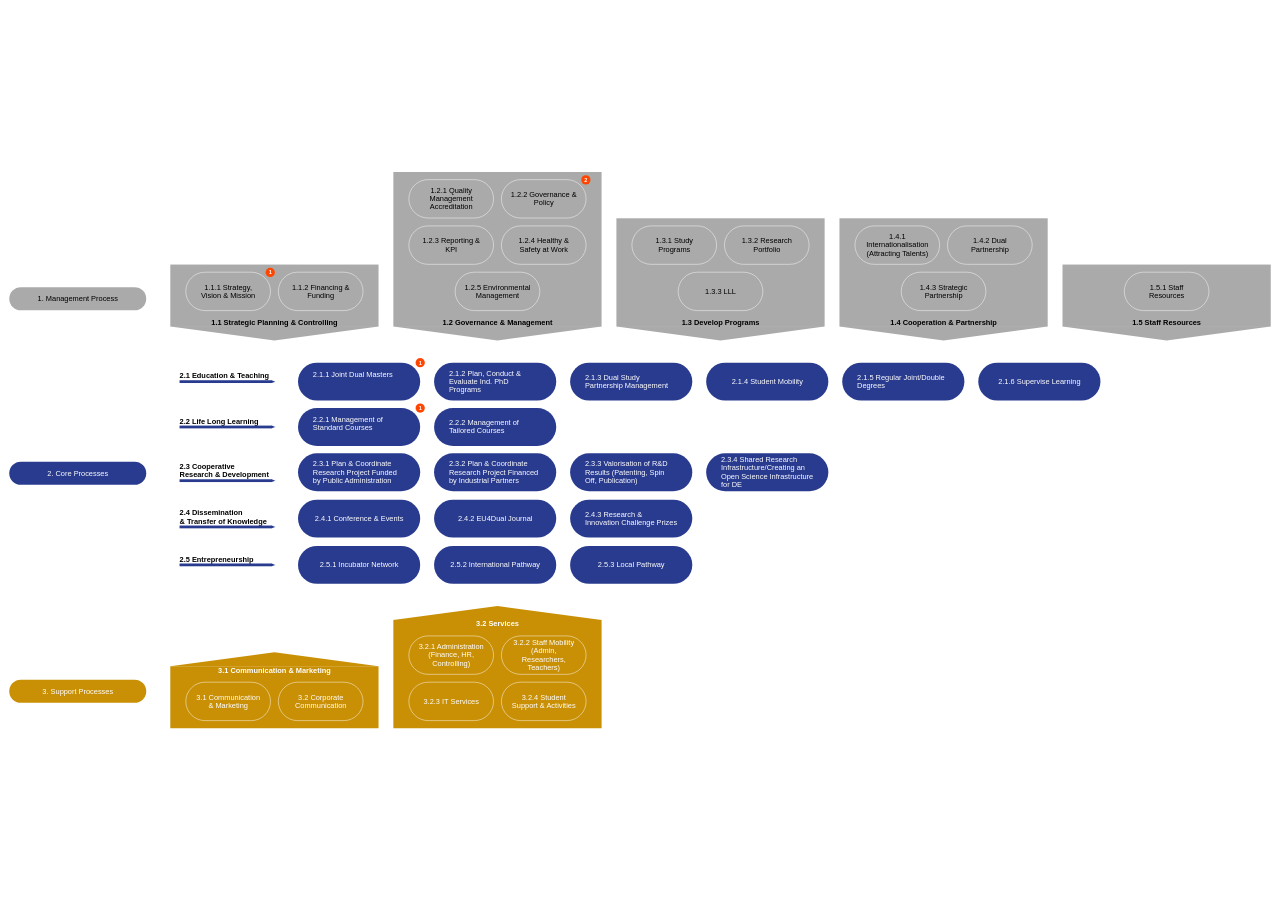
<file: updated index.html>
<!DOCTYPE html>
<html lang="en">
<head>
    <meta charset="UTF-8">
    <meta name="viewport" content="width=device-width, initial-scale=1.0">
    <title>Process Diagram with Links</title>
    <style>
      :root { font-family: Arial; }
      #hax { margin-bottom: 65px; }
      #hax-2 { margin-bottom: 55px; }
      * { --background-gray: #00000055; --background-yellow: #c99005; box-sizing: border-box; margin: 0; padding: 0; }
      a { all: unset; cursor: pointer; transition: all 0.1s ease-in-out; }
      a:hover { transform: scale(110%); box-shadow: 0px 0px 10px white; }
      p { margin: 0; padding: 0; }
      .container { width: 100vw; height: 100vh; display: flex; justify-content: center; align-items: center; overflow: hidden; }
      .page { display: grid; grid-template-columns: 300px 1fr; gap: 3rem; transform-origin: top left; position: absolute; padding-left: 20px; padding-right: 20px; }
      .chapter { padding: 16px 48px; border-radius: 3rem; background-color: var(--background-gray); margin: auto 0px; text-align: center; width: 200px; }
      .title-row { display: flex; flex-direction: row; gap: 32px; align-items: flex-end; }
      .rectangle { width: 450px; background-color: var(--background-gray); display: flex; flex-direction: column; text-align: center; }
      .rectangle-a { width: 450px; background-color: var(--background-yellow); display: flex; flex-direction: column; text-align: center; color: white; }
      .content { padding: 16px; display: flex; flex-direction: row; flex-wrap: wrap; justify-content: center; gap: 16px; }
      .content > a { border: 1px solid white; width: 500px; height: 50px; padding: 16px; border-radius: 3rem; max-width: 150px; display: flex; justify-content: center; align-items: center; }
      .triangle { width: 0; height: 0; border-top: 30px solid var(--background-gray); border-right: 225px solid transparent; border-bottom: 0px solid transparent; border-left: 225px solid transparent; }
      .triangle-a { width: 0; height: 0; border-top: 0px solid transparent; border-right: 225px solid transparent; border-bottom: 30px solid var(--background-yellow); border-left: 225px solid transparent; }
      .whatever { display: flex; flex-direction: column; gap: 16px; }
      .whatever-line { display: flex; flex-direction: row; gap: 30px; }
      .whatever-title { display: flex; flex-direction: column; margin: 20px; }
      .whatever-decoration { display: flex; flex-direction: row; }
      .whatever-rect { width: 200px; height: 6px; background-color: #293b8f; }
      .whatever-triangle { width: 0; height: 0; border-top: 0px solid transparent; border-right: 3px solid transparent; border-bottom: 8px solid #293b8f; border-left: 3px solid transparent; transform: rotate(90deg) translateX(-1px); }
      .whatever-content { background-color: #293b8f; display: flex; align-items: center; justify-content: center; padding: 16px 32px; border-radius: 3rem; width: 200px; height: 50px; color: white; }
      #linkModal {
        display: none; position: fixed; z-index: 1000; left: 0; top: 0; width: 100%; height: 100%; background-color: rgba(0,0,0,0.5); justify-content: center; align-items: center;
      }
      .modal-content {
        background-color: white; padding: 20px; border-radius: 10px; width: 90%; max-width: 500px; max-height: 80%; overflow-y: auto; position: relative; box-shadow: 0 4px 6px rgba(0,0,0,0.1);
      }
      .modal-close {
        position: absolute; top: 10px; right: 10px; font-size: 24px; color: #888; cursor: pointer; transition: color 0.3s ease;
      }
      .modal-close:hover { color: #333; }
      .modal-links { display: flex; flex-direction: column; gap: 10px; margin-top: 20px; }
      .modal-link { background-color: #f1f1f1; padding: 10px; border-radius: 5px; display: flex; justify-content: space-between; align-items: center; transition: background-color 0.3s ease; }
      .modal-link:hover { background-color: #e1e1e1; }
      .modal-link a { color: #0066cc; text-decoration: underline; cursor: pointer; margin-right: 10px; transition: color 0.3s ease; }
      .modal-link a:hover { color: #004080; }
      .documents-badge {
        position: relative;
        display: inline-block;
      }
      .documents-badge::after {
        content: attr(data-count);
        position: absolute;
        top: -10px;
        right: -10px;
        background-color: #ff4500;
        color: white;
        border-radius: 50%;
        width: 20px;
        height: 20px;
        display: flex;
        align-items: center;
        justify-content: center;
        font-size: 12px;
        font-weight: bold;
      }
   </style>
</head>
<body>
    <div class="container">
        <section class="page" id="diagram">
            <a class="chapter" id="hax">1. Management Process</a>
            <div class="title-row">
                <div class="title-item">
                    <div class="rectangle">
                        <div class="content">
                            <a data-key="1.1.1" class="documents-badge">1.1.1 Strategy, Vision & Mission</a>
                            <a href="#">1.1.2 Financing & Funding</a>
                        </div>
                        <p><b>1.1 Strategic Planning & Controlling</b></p>
                    </div>
                    <div class='triangle'></div>
                </div>
                <div class="title-item">
                    <div class="rectangle">
                        <div class="content">
                            <a href="#">1.2.1 Quality Management Accreditation</a>
                            <a data-key="1.2.2" class="documents-badge">1.2.2 Governance & Policy</a>
                            <a href="#">1.2.3 Reporting & KPI</a>
                            <a href="#">1.2.4 Healthy & Safety at Work</a>
                            <a href="#">1.2.5 Environmental Management</a>
                        </div>
                        <p><b>1.2 Governance & Management</b></p>
                    </div>
                    <div class='triangle'></div>
                </div>
                <div class="title-item">
                    <div class="rectangle">
                        <div class="content">
                            <a href="#">1.3.1 Study Programs</a>
                            <a href="#">1.3.2 Research Portfolio</a>
                            <a href="#">1.3.3 LLL</a>
                        </div>
                        <p><b>1.3 Develop Programs</b></p>
                    </div>
                    <div class='triangle'></div>
                </div>
                <div class="title-item">
                    <div class="rectangle">
                        <div class="content">
                            <a href="#">1.4.1 Internationalisation (Attracting Talents)</a>
                            <a href="#">1.4.2 Dual Partnership</a>
                            <a href="#">1.4.3 Strategic Partnership</a>
                        </div>
                        <p><b>1.4 Cooperation & Partnership</b></p>
                    </div>
                    <div class='triangle'></div>
                </div>
                <div class="title-item">
                    <div class="rectangle">
                        <div class="content">
                            <a href="#">1.5.1 Staff Resources</a>
                        </div>
                        <p><b>1.5 Staff Resources</b></p>
                    </div>
                    <div class='triangle'></div>
                </div>
            </div>
            <a class="chapter" style="background-color: #293b8f; color: white">2. Core Processes</a>
            <div class="whatever">
                <div class="whatever-line">
                    <div class="whatever-title">
                        <p><b>2.1 Education & Teaching</b></p>
                        <div class="whatever-decoration">
                            <div class="whatever-rect"></div>
                            <div class="whatever-triangle"></div>
                        </div>
                    </div>
                    <a data-key="2.1.1" class="whatever-content documents-badge">2.1.1 Joint Dual Masters</a>
                    <a class="whatever-content">2.1.2 Plan, Conduct & Evaluate Ind. PhD Programs</a>
                    <a class="whatever-content">2.1.3 Dual Study Partnership Management</a>
                    <a class="whatever-content">2.1.4 Student Mobility</a>
                    <a class="whatever-content">2.1.5 Regular Joint/Double Degrees</a>
                    <a class="whatever-content">2.1.6 Supervise Learning</a>
                </div>
                <div class="whatever-line">
                    <div class="whatever-title">
                        <p><b>2.2 Life Long Learning</b></p>
                        <div class="whatever-decoration">
                            <div class="whatever-rect"></div>
                            <div class="whatever-triangle"></div>
                        </div>
                    </div>
                    <a data-key="2.2.1" class="whatever-content documents-badge">2.2.1 Management of Standard Courses</a>
                    <a class="whatever-content">2.2.2 Management of Tailored Courses</a>
                </div>
                <div class="whatever-line">
                    <div class="whatever-title">
                        <p><b>2.3 Cooperative <br>Research & Development</b></p>
                        <div class="whatever-decoration">
                            <div class="whatever-rect"></div>
                            <div class="whatever-triangle"></div>
                        </div>
                    </div>
                    <a class="whatever-content">2.3.1 Plan & Coordinate Research Project Funded by Public Administration</a>
                    <a class="whatever-content">2.3.2 Plan & Coordinate Research Project Financed by Industrial Partners</a>
                    <a class="whatever-content">2.3.3 Valorisation of R&D Results (Patenting, Spin Off, Publication)</a>
                    <a class="whatever-content">2.3.4 Shared Research Infrastructure/Creating an Open Science Infrastructure for DE</a>
                </div>
                <div class="whatever-line">
                    <div class="whatever-title">
                        <p><b>2.4 Dissemination <br>& Transfer of Knowledge</b></p>
                        <div class="whatever-decoration">
                            <div class="whatever-rect"></div>
                            <div class="whatever-triangle"></div>
                        </div>
                    </div>
                    <a class="whatever-content">2.4.1 Conference & Events</a>
                    <a class="whatever-content">2.4.2 EU4Dual Journal</a>
                    <a class="whatever-content">2.4.3 Research & Innovation Challenge Prizes</a>
                </div>
                <div class="whatever-line">
                    <div class="whatever-title">
                        <p><b>2.5 Entrepreneurship</b></p>
                        <div class="whatever-decoration">
                            <div class="whatever-rect"></div>
                            <div class="whatever-triangle"></div>
                        </div>
                    </div>
                    <a class="whatever-content">2.5.1 Incubator Network</a>
                    <a class="whatever-content">2.5.2 International Pathway</a>
                    <a class="whatever-content">2.5.3 Local Pathway</a>
                </div>
            </div>
            <a class="chapter" id="hax-2" style="background-color: #c99005; color: white">3. Support Processes</a>
            <div class="title-row">
                <div class="title-item">
                    <div class='triangle-a'></div>
                    <div class="rectangle-a">
                        <p><b>3.1 Communication & Marketing</b></p>
                        <div class="content">
                            <a href="#">3.1 Communication & Marketing</a>
                            <a href="#">3.2 Corporate Communication</a>
                        </div>
                    </div>
                </div>
                <div class="title-item">
                    <div class='triangle-a'></div>
                    <div class="rectangle-a">
                        <p><b>3.2 Services</b></p>
                        <div class="content">
                            <a href="#">3.2.1 Administration (Finance, HR, Controlling)</a>
                            <a href="#">3.2.2 Staff Mobility (Admin, Researchers, Teachers)</a>
                            <a href="#">3.2.3 IT Services</a>
                            <a href="#">3.2.4 Student Support & Activities</a>
                        </div>
                    </div>
                </div>
            </div>
        </section>
    </div>

    <!-- Link Modal -->
    <div id="linkModal">
        <div class="modal-content">
            <span class="modal-close" onclick="closeModal()">&times;</span>
            <h2 id="modalTitle">Documents</h2>
            <div id="modalLinks" class="modal-links"></div>
        </div>
    </div>

    <script>
        // Global variable to store document data
        let documentData = [];

        // Load the document configuration from a JSON file
        async function loadDocumentConfig() {
            try {
                const response = await fetch('documents-config.json');
                if (!response.ok) {
                    throw new Error(`HTTP error! status: ${response.status}`);
                }
                const config = await response.json();
                documentData = config.documents;
                
                // After loading documents, update the document counts
                updateDocumentCounts();
            } catch (error) {
                console.error('Error loading document config:', error);
            }
        }

        // Update document count badges
        function updateDocumentCounts() {
            // Create a counter object for each section
            const sectionCounts = {};
            
            // Count documents for each section
            documentData.forEach(doc => {
                if (!sectionCounts[doc.sectionKey]) {
                    sectionCounts[doc.sectionKey] = 0;
                }
                sectionCounts[doc.sectionKey]++;
            });
            
            // Update badges
            document.querySelectorAll('[data-key]').forEach(element => {
                const sectionKey = element.getAttribute('data-key');
                const count = sectionCounts[sectionKey] || 0;
                
                if (count > 0) {
                    element.setAttribute('data-count', count);
                }
            });
        }

        // Diagram Resizing Function
        function resizeDiagram() {
            const diagram = document.getElementById('diagram');
            const container = document.querySelector('.container');

            const scaleX = container.clientWidth / diagram.scrollWidth;
            const scaleY = container.clientHeight / diagram.scrollHeight;
            const scale = Math.min(scaleX, scaleY);

            diagram.style.transform = `scale(${scale})`;
            diagram.style.left = `${(container.clientWidth - diagram.scrollWidth * scale) / 2}px`;
            diagram.style.top = `${(container.clientHeight - diagram.scrollHeight * scale) / 2}px`;
         }

         // Open Modal Function
         function openModal(buttonText, sectionKey) {
            const modal = document.getElementById('linkModal');
            const modalTitle = document.getElementById('modalTitle');
            const modalLinks = document.getElementById('modalLinks');

            // Set title
            modalTitle.textContent = `${buttonText} - Documents`;

            // Clear previous links
            modalLinks.innerHTML = '';

            // Filter documents for this section
            const sectionDocuments = documentData.filter(doc => doc.sectionKey === sectionKey);

            // Add links if they exist
            if (sectionDocuments && sectionDocuments.length > 0) {
               sectionDocuments.forEach((doc, index) => {
                     const linkElement = document.createElement('div');
                     linkElement.classList.add('modal-link');
                     linkElement.innerHTML = `
                        <span>${doc.fileName}</span>
                        <a href="${doc.fileLink}" target="_blank">Open Document</a>
                     `;
                     modalLinks.appendChild(linkElement);
               });
            } else {
               const noLinksElement = document.createElement('p');
               noLinksElement.textContent = 'No documents available for this item.';
               modalLinks.appendChild(noLinksElement);
            }

            // Show modal
            modal.style.display = 'flex';
         }

         // Close Modal Function
         function closeModal() {
            const modal = document.getElementById('linkModal');
            modal.style.display = 'none';
         }

         // Event Listeners and Initialization
         document.addEventListener('DOMContentLoaded', () => {
            // Load document configuration
            loadDocumentConfig();

            // Use event delegation to handle clicks on links with data-key attribute
            document.querySelector('.container').addEventListener('click', (e) => {
               if (e.target.tagName === 'A' && e.target.hasAttribute('data-key')) {
                     e.preventDefault();
                     const sectionKey = e.target.getAttribute('data-key');
                     openModal(e.target.textContent, sectionKey);
               }
            });

            // Close modal when clicking outside of it
            const modal = document.getElementById('linkModal');
            modal.addEventListener('click', (e) => {
               if (e.target === modal) {
                     closeModal();
               }
            });

            // Initial diagram resize
            resizeDiagram();
         });

         // Resize event listener
         window.addEventListener('resize', resizeDiagram);
    </script>
</body>
</html>
</file>
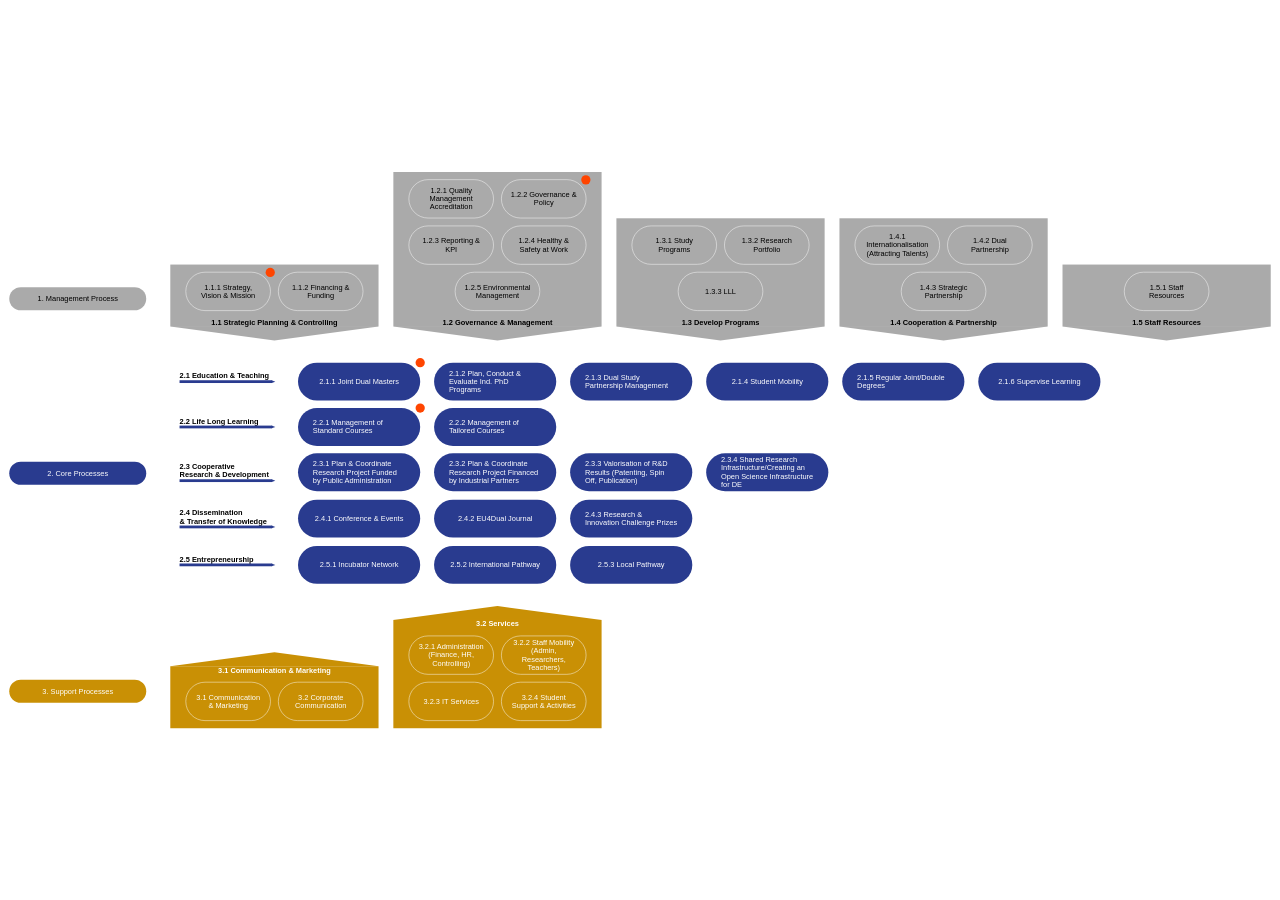
<file: updated-index.html>
<!DOCTYPE html>
<html lang="en">
<head>
    <meta charset="UTF-8">
    <meta name="viewport" content="width=device-width, initial-scale=1.0">
    <title>Process Diagram with Links</title>
    <style>
      :root { font-family: Arial; }
      #hax { margin-bottom: 65px; }
      #hax-2 { margin-bottom: 55px; }
      * { --background-gray: #00000055; --background-yellow: #c99005; box-sizing: border-box; margin: 0; padding: 0; }
      a { all: unset; cursor: pointer; transition: all 0.1s ease-in-out; }
      a:hover { transform: scale(110%); box-shadow: 0px 0px 10px white; }
      p { margin: 0; padding: 0; }
      .container { width: 100vw; height: 100vh; display: flex; justify-content: center; align-items: center; overflow: hidden; }
      .page { display: grid; grid-template-columns: 300px 1fr; gap: 3rem; transform-origin: top left; position: absolute; padding-left: 20px; padding-right: 20px; }
      .chapter { padding: 16px 48px; border-radius: 3rem; background-color: var(--background-gray); margin: auto 0px; text-align: center; width: 200px; }
      .title-row { display: flex; flex-direction: row; gap: 32px; align-items: flex-end; }
      .rectangle { width: 450px; background-color: var(--background-gray); display: flex; flex-direction: column; text-align: center; }
      .rectangle-a { width: 450px; background-color: var(--background-yellow); display: flex; flex-direction: column; text-align: center; color: white; }
      .content { padding: 16px; display: flex; flex-direction: row; flex-wrap: wrap; justify-content: center; gap: 16px; }
      .content > a { border: 1px solid white; width: 500px; height: 50px; padding: 16px; border-radius: 3rem; max-width: 150px; display: flex; justify-content: center; align-items: center; }
      .triangle { width: 0; height: 0; border-top: 30px solid var(--background-gray); border-right: 225px solid transparent; border-bottom: 0px solid transparent; border-left: 225px solid transparent; }
      .triangle-a { width: 0; height: 0; border-top: 0px solid transparent; border-right: 225px solid transparent; border-bottom: 30px solid var(--background-yellow); border-left: 225px solid transparent; }
      .whatever { display: flex; flex-direction: column; gap: 16px; }
      .whatever-line { display: flex; flex-direction: row; gap: 30px; }
      .whatever-title { display: flex; flex-direction: column; margin: 20px; }
      .whatever-decoration { display: flex; flex-direction: row; }
      .whatever-rect { width: 200px; height: 6px; background-color: #293b8f; }
      .whatever-triangle { width: 0; height: 0; border-top: 0px solid transparent; border-right: 3px solid transparent; border-bottom: 8px solid #293b8f; border-left: 3px solid transparent; transform: rotate(90deg) translateX(-1px); }
      .whatever-content { background-color: #293b8f; display: flex; align-items: center; justify-content: center; padding: 16px 32px; border-radius: 3rem; width: 200px; height: 50px; color: white; }
      #linkModal {
        display: none; position: fixed; z-index: 1000; left: 0; top: 0; width: 100%; height: 100%; background-color: rgba(0,0,0,0.5); justify-content: center; align-items: center;
      }
      .modal-content {
        background-color: white; padding: 20px; border-radius: 10px; width: 90%; max-width: 500px; max-height: 80%; overflow-y: auto; position: relative; box-shadow: 0 4px 6px rgba(0,0,0,0.1);
      }
      .modal-close {
        position: absolute; top: 10px; right: 10px; font-size: 24px; color: #888; cursor: pointer; transition: color 0.3s ease;
      }
      .modal-close:hover { color: #333; }
      .modal-links { display: flex; flex-direction: column; gap: 10px; margin-top: 20px; }
      .modal-link { background-color: #f1f1f1; padding: 10px; border-radius: 5px; display: flex; justify-content: space-between; align-items: center; transition: background-color 0.3s ease; }
      .modal-link:hover { background-color: #e1e1e1; }
      .modal-link a { color: #0066cc; text-decoration: underline; cursor: pointer; margin-right: 10px; transition: color 0.3s ease; }
      .modal-link a:hover { color: #004080; }
      .documents-badge {
        position: relative;
      }
      .documents-badge::after {
        content: attr(data-count);
        position: absolute;
        top: -10px;
        right: -10px;
        background-color: #ff4500;
        color: white;
        border-radius: 50%;
        width: 20px;
        height: 20px;
        display: flex;
        align-items: center;
        justify-content: center;
        font-size: 12px;
        font-weight: bold;
      }
   </style>
</head>
<body>
    <div class="container">
        <section class="page" id="diagram">
            <a class="chapter" id="hax">1. Management Process</a>
            <div class="title-row">
                <div class="title-item">
                    <div class="rectangle">
                        <div class="content">
                            <a data-key="1.1.1" class="documents-badge">1.1.1 Strategy, Vision & Mission</a>
                            <a href="#">1.1.2 Financing & Funding</a>
                        </div>
                        <p><b>1.1 Strategic Planning & Controlling</b></p>
                    </div>
                    <div class='triangle'></div>
                </div>
                <div class="title-item">
                    <div class="rectangle">
                        <div class="content">
                            <a href="#">1.2.1 Quality Management Accreditation</a>
                            <a data-key="1.2.2" class="documents-badge">1.2.2 Governance & Policy</a>
                            <a href="#">1.2.3 Reporting & KPI</a>
                            <a href="#">1.2.4 Healthy & Safety at Work</a>
                            <a href="#">1.2.5 Environmental Management</a>
                        </div>
                        <p><b>1.2 Governance & Management</b></p>
                    </div>
                    <div class='triangle'></div>
                </div>
                <div class="title-item">
                    <div class="rectangle">
                        <div class="content">
                            <a href="#">1.3.1 Study Programs</a>
                            <a href="#">1.3.2 Research Portfolio</a>
                            <a href="#">1.3.3 LLL</a>
                        </div>
                        <p><b>1.3 Develop Programs</b></p>
                    </div>
                    <div class='triangle'></div>
                </div>
                <div class="title-item">
                    <div class="rectangle">
                        <div class="content">
                            <a href="#">1.4.1 Internationalisation (Attracting Talents)</a>
                            <a href="#">1.4.2 Dual Partnership</a>
                            <a href="#">1.4.3 Strategic Partnership</a>
                        </div>
                        <p><b>1.4 Cooperation & Partnership</b></p>
                    </div>
                    <div class='triangle'></div>
                </div>
                <div class="title-item">
                    <div class="rectangle">
                        <div class="content">
                            <a href="#">1.5.1 Staff Resources</a>
                        </div>
                        <p><b>1.5 Staff Resources</b></p>
                    </div>
                    <div class='triangle'></div>
                </div>
            </div>
            <a class="chapter" style="background-color: #293b8f; color: white">2. Core Processes</a>
            <div class="whatever">
                <div class="whatever-line">
                    <div class="whatever-title">
                        <p><b>2.1 Education & Teaching</b></p>
                        <div class="whatever-decoration">
                            <div class="whatever-rect"></div>
                            <div class="whatever-triangle"></div>
                        </div>
                    </div>
                    <a data-key="2.1.1" class="whatever-content documents-badge">2.1.1 Joint Dual Masters</a>
                    <a class="whatever-content">2.1.2 Plan, Conduct & Evaluate Ind. PhD Programs</a>
                    <a class="whatever-content">2.1.3 Dual Study Partnership Management</a>
                    <a class="whatever-content">2.1.4 Student Mobility</a>
                    <a class="whatever-content">2.1.5 Regular Joint/Double Degrees</a>
                    <a class="whatever-content">2.1.6 Supervise Learning</a>
                </div>
                <div class="whatever-line">
                    <div class="whatever-title">
                        <p><b>2.2 Life Long Learning</b></p>
                        <div class="whatever-decoration">
                            <div class="whatever-rect"></div>
                            <div class="whatever-triangle"></div>
                        </div>
                    </div>
                    <a data-key="2.2.1" class="whatever-content documents-badge">2.2.1 Management of Standard Courses</a>
                    <a class="whatever-content">2.2.2 Management of Tailored Courses</a>
                </div>
                <div class="whatever-line">
                    <div class="whatever-title">
                        <p><b>2.3 Cooperative <br>Research & Development</b></p>
                        <div class="whatever-decoration">
                            <div class="whatever-rect"></div>
                            <div class="whatever-triangle"></div>
                        </div>
                    </div>
                    <a class="whatever-content">2.3.1 Plan & Coordinate Research Project Funded by Public Administration</a>
                    <a class="whatever-content">2.3.2 Plan & Coordinate Research Project Financed by Industrial Partners</a>
                    <a class="whatever-content">2.3.3 Valorisation of R&D Results (Patenting, Spin Off, Publication)</a>
                    <a class="whatever-content">2.3.4 Shared Research Infrastructure/Creating an Open Science Infrastructure for DE</a>
                </div>
                <div class="whatever-line">
                    <div class="whatever-title">
                        <p><b>2.4 Dissemination <br>& Transfer of Knowledge</b></p>
                        <div class="whatever-decoration">
                            <div class="whatever-rect"></div>
                            <div class="whatever-triangle"></div>
                        </div>
                    </div>
                    <a class="whatever-content">2.4.1 Conference & Events</a>
                    <a class="whatever-content">2.4.2 EU4Dual Journal</a>
                    <a class="whatever-content">2.4.3 Research & Innovation Challenge Prizes</a>
                </div>
                <div class="whatever-line">
                    <div class="whatever-title">
                        <p><b>2.5 Entrepreneurship</b></p>
                        <div class="whatever-decoration">
                            <div class="whatever-rect"></div>
                            <div class="whatever-triangle"></div>
                        </div>
                    </div>
                    <a class="whatever-content">2.5.1 Incubator Network</a>
                    <a class="whatever-content">2.5.2 International Pathway</a>
                    <a class="whatever-content">2.5.3 Local Pathway</a>
                </div>
            </div>
            <a class="chapter" id="hax-2" style="background-color: #c99005; color: white">3. Support Processes</a>
            <div class="title-row">
                <div class="title-item">
                    <div class='triangle-a'></div>
                    <div class="rectangle-a">
                        <p><b>3.1 Communication & Marketing</b></p>
                        <div class="content">
                            <a href="#">3.1 Communication & Marketing</a>
                            <a href="#">3.2 Corporate Communication</a>
                        </div>
                    </div>
                </div>
                <div class="title-item">
                    <div class='triangle-a'></div>
                    <div class="rectangle-a">
                        <p><b>3.2 Services</b></p>
                        <div class="content">
                            <a href="#">3.2.1 Administration (Finance, HR, Controlling)</a>
                            <a href="#">3.2.2 Staff Mobility (Admin, Researchers, Teachers)</a>
                            <a href="#">3.2.3 IT Services</a>
                            <a href="#">3.2.4 Student Support & Activities</a>
                        </div>
                    </div>
                </div>
            </div>
        </section>
    </div>

    <!-- Link Modal -->
    <div id="linkModal">
        <div class="modal-content">
            <span class="modal-close" onclick="closeModal()">&times;</span>
            <h2 id="modalTitle">Documents</h2>
            <div id="modalLinks" class="modal-links"></div>
        </div>
    </div>

    <script>
        // Global variable to store document data
        let documentData = [];

        // Load the document configuration from a JSON file
        async function loadDocumentConfig() {
            try {
                const response = await fetch('https://eu4dual-process-documents.s3.eu-central-1.amazonaws.com/config/documents-config.json');
                if (!response.ok) {
                    throw new Error(`HTTP error! status: ${response.status}`);
                }
                const config = await response.json();
                documentData = config.documents;
                
                // After loading documents, update the document counts
                updateDocumentCounts();
            } catch (error) {
                console.error('Error loading document config:', error);
            }
        }

        // Update document count badges
        function updateDocumentCounts() {
            // Create a counter object for each section
            const sectionCounts = {};
            
            // Count documents for each section
            documentData.forEach(doc => {
                if (!sectionCounts[doc.sectionKey]) {
                    sectionCounts[doc.sectionKey] = 0;
                }
                sectionCounts[doc.sectionKey]++;
            });
            
            // Update badges
            document.querySelectorAll('[data-key]').forEach(element => {
                const sectionKey = element.getAttribute('data-key');
                const count = sectionCounts[sectionKey] || 0;
                
                if (count > 0) {
                    element.setAttribute('data-count', count);
                }
            });
        }

        // Diagram Resizing Function
        function resizeDiagram() {
            const diagram = document.getElementById('diagram');
            const container = document.querySelector('.container');

            const scaleX = container.clientWidth / diagram.scrollWidth;
            const scaleY = container.clientHeight / diagram.scrollHeight;
            const scale = Math.min(scaleX, scaleY);

            diagram.style.transform = `scale(${scale})`;
            diagram.style.left = `${(container.clientWidth - diagram.scrollWidth * scale) / 2}px`;
            diagram.style.top = `${(container.clientHeight - diagram.scrollHeight * scale) / 2}px`;
         }

         // Open Modal Function
         function openModal(buttonText, sectionKey) {
            const modal = document.getElementById('linkModal');
            const modalTitle = document.getElementById('modalTitle');
            const modalLinks = document.getElementById('modalLinks');

            // Set title
            modalTitle.textContent = `${buttonText} - Documents`;

            // Clear previous links
            modalLinks.innerHTML = '';

            // Filter documents for this section
            const sectionDocuments = documentData.filter(doc => doc.sectionKey === sectionKey);

            // Add links if they exist
            if (sectionDocuments && sectionDocuments.length > 0) {
               sectionDocuments.forEach((doc, index) => {
                     const linkElement = document.createElement('div');
                     linkElement.classList.add('modal-link');
                     linkElement.innerHTML = `
                        <span>${doc.fileName}</span>
                        <a href="${doc.fileLink}" target="_blank">Open Document</a>
                     `;
                     modalLinks.appendChild(linkElement);
               });
            } else {
               const noLinksElement = document.createElement('p');
               noLinksElement.textContent = 'No documents available for this item.';
               modalLinks.appendChild(noLinksElement);
            }

            // Show modal
            modal.style.display = 'flex';
         }

         // Close Modal Function
         function closeModal() {
            const modal = document.getElementById('linkModal');
            modal.style.display = 'none';
         }

         // Event Listeners and Initialization
         document.addEventListener('DOMContentLoaded', () => {
            // Load document configuration
            loadDocumentConfig();

            // Use event delegation to handle clicks on links with data-key attribute
            document.querySelector('.container').addEventListener('click', (e) => {
               if (e.target.tagName === 'A' && e.target.hasAttribute('data-key')) {
                     e.preventDefault();
                     const sectionKey = e.target.getAttribute('data-key');
                     openModal(e.target.textContent, sectionKey);
               }
            });

            // Close modal when clicking outside of it
            const modal = document.getElementById('linkModal');
            modal.addEventListener('click', (e) => {
               if (e.target === modal) {
                     closeModal();
               }
            });

            // Initial diagram resize
            resizeDiagram();
         });

         // Resize event listener
         window.addEventListener('resize', resizeDiagram);
    </script>
</body>
</html>
</file>
